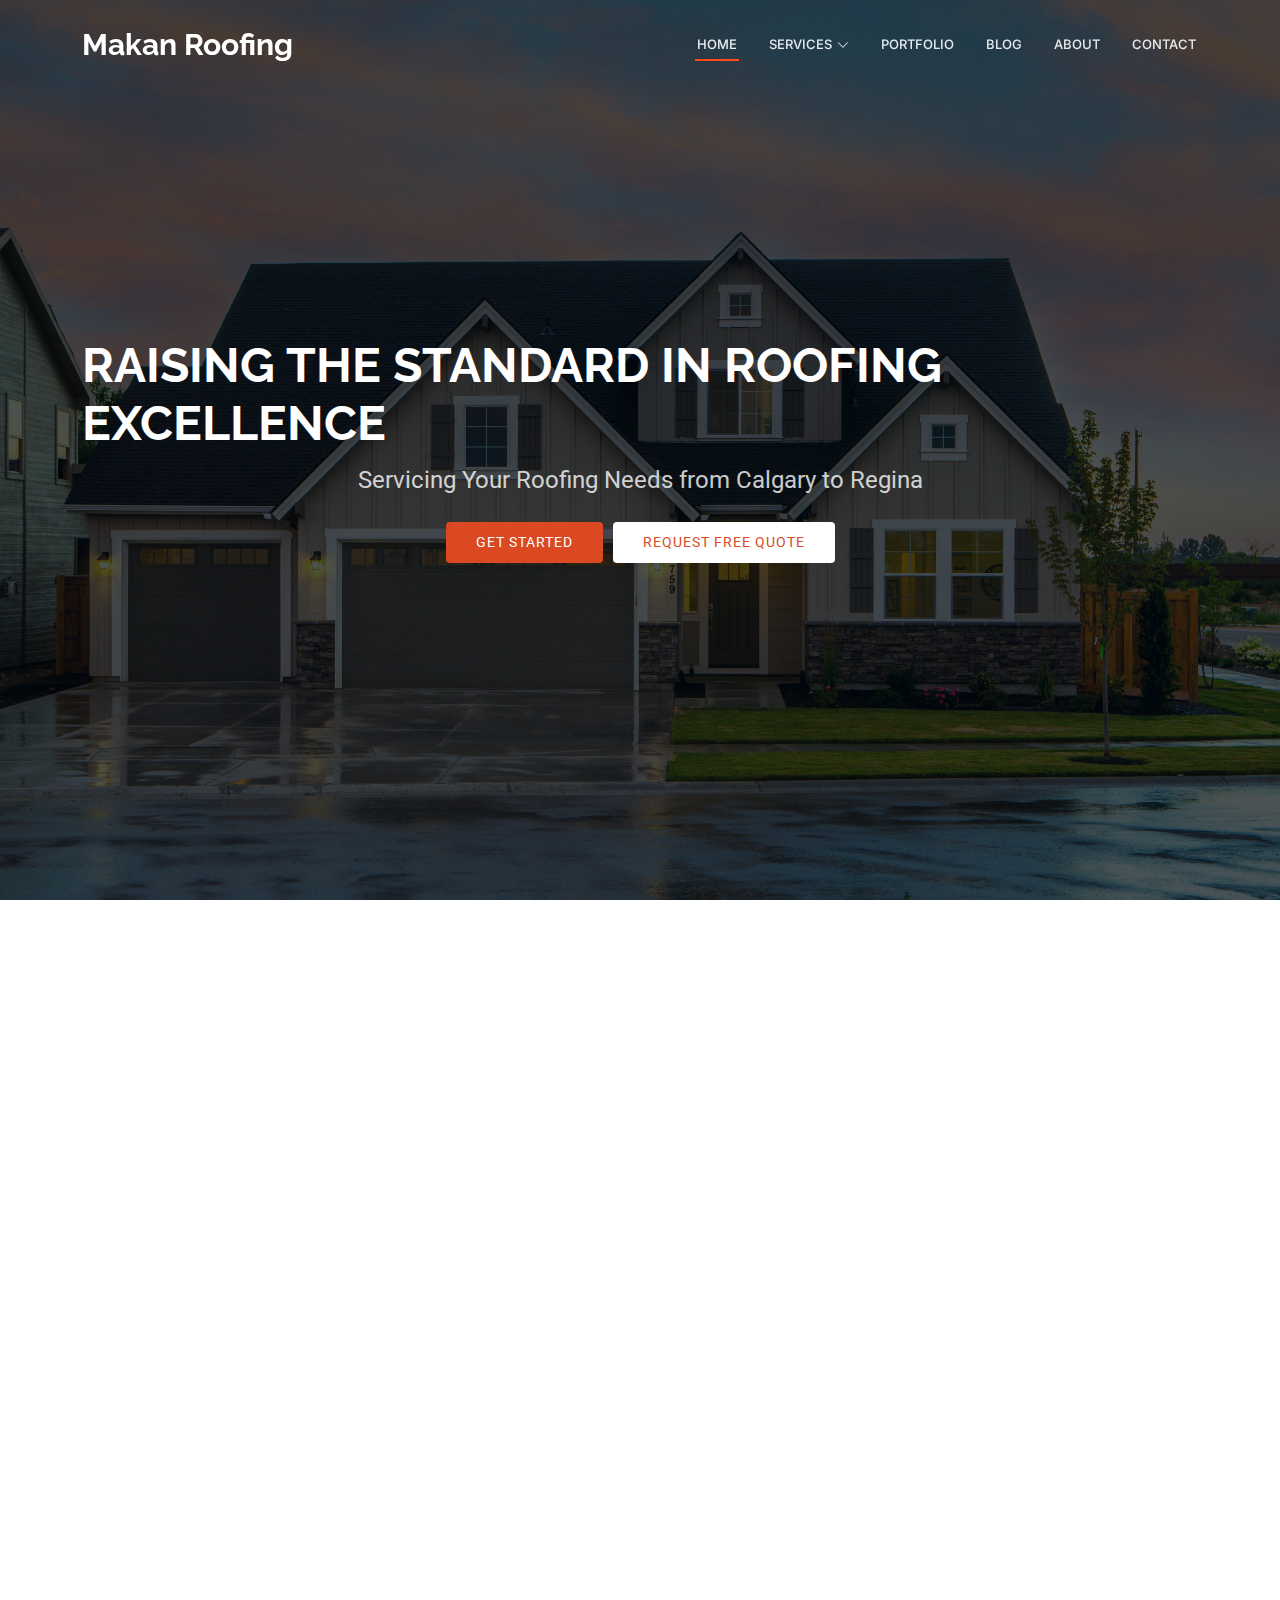
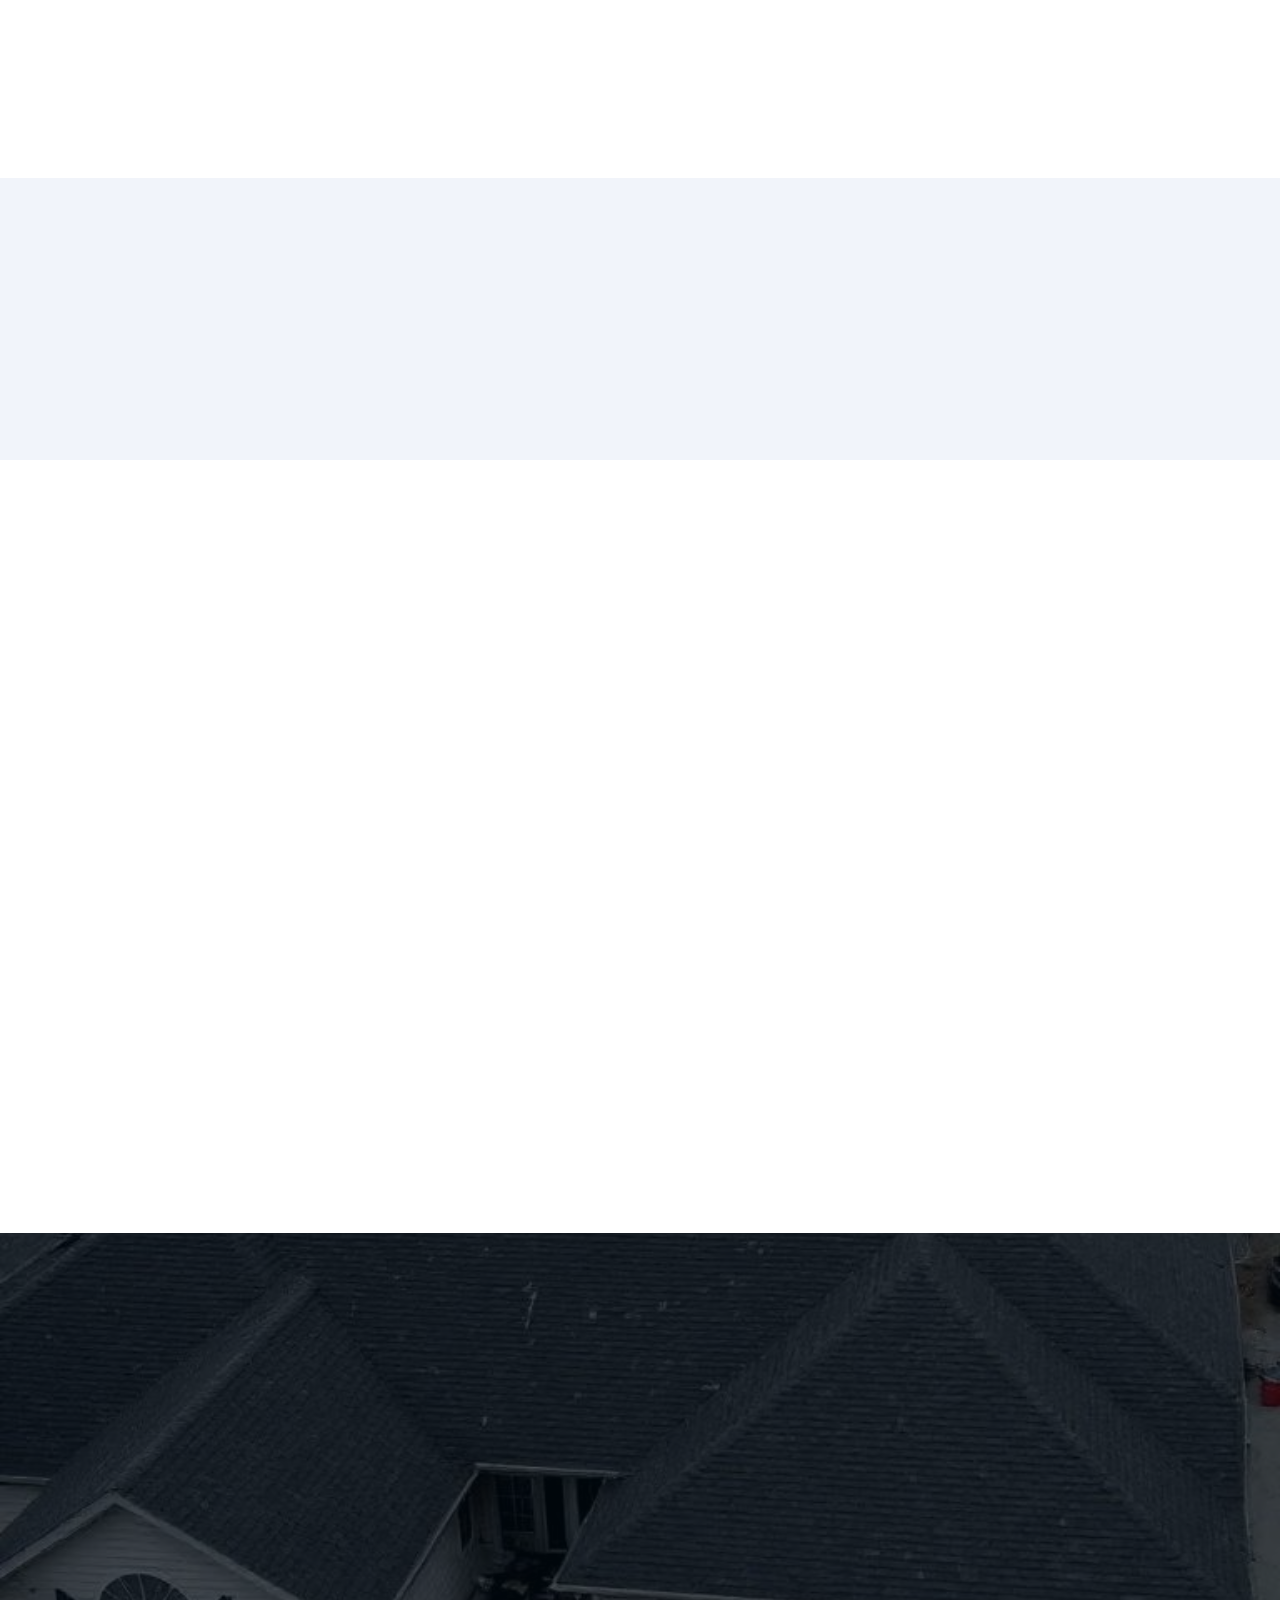
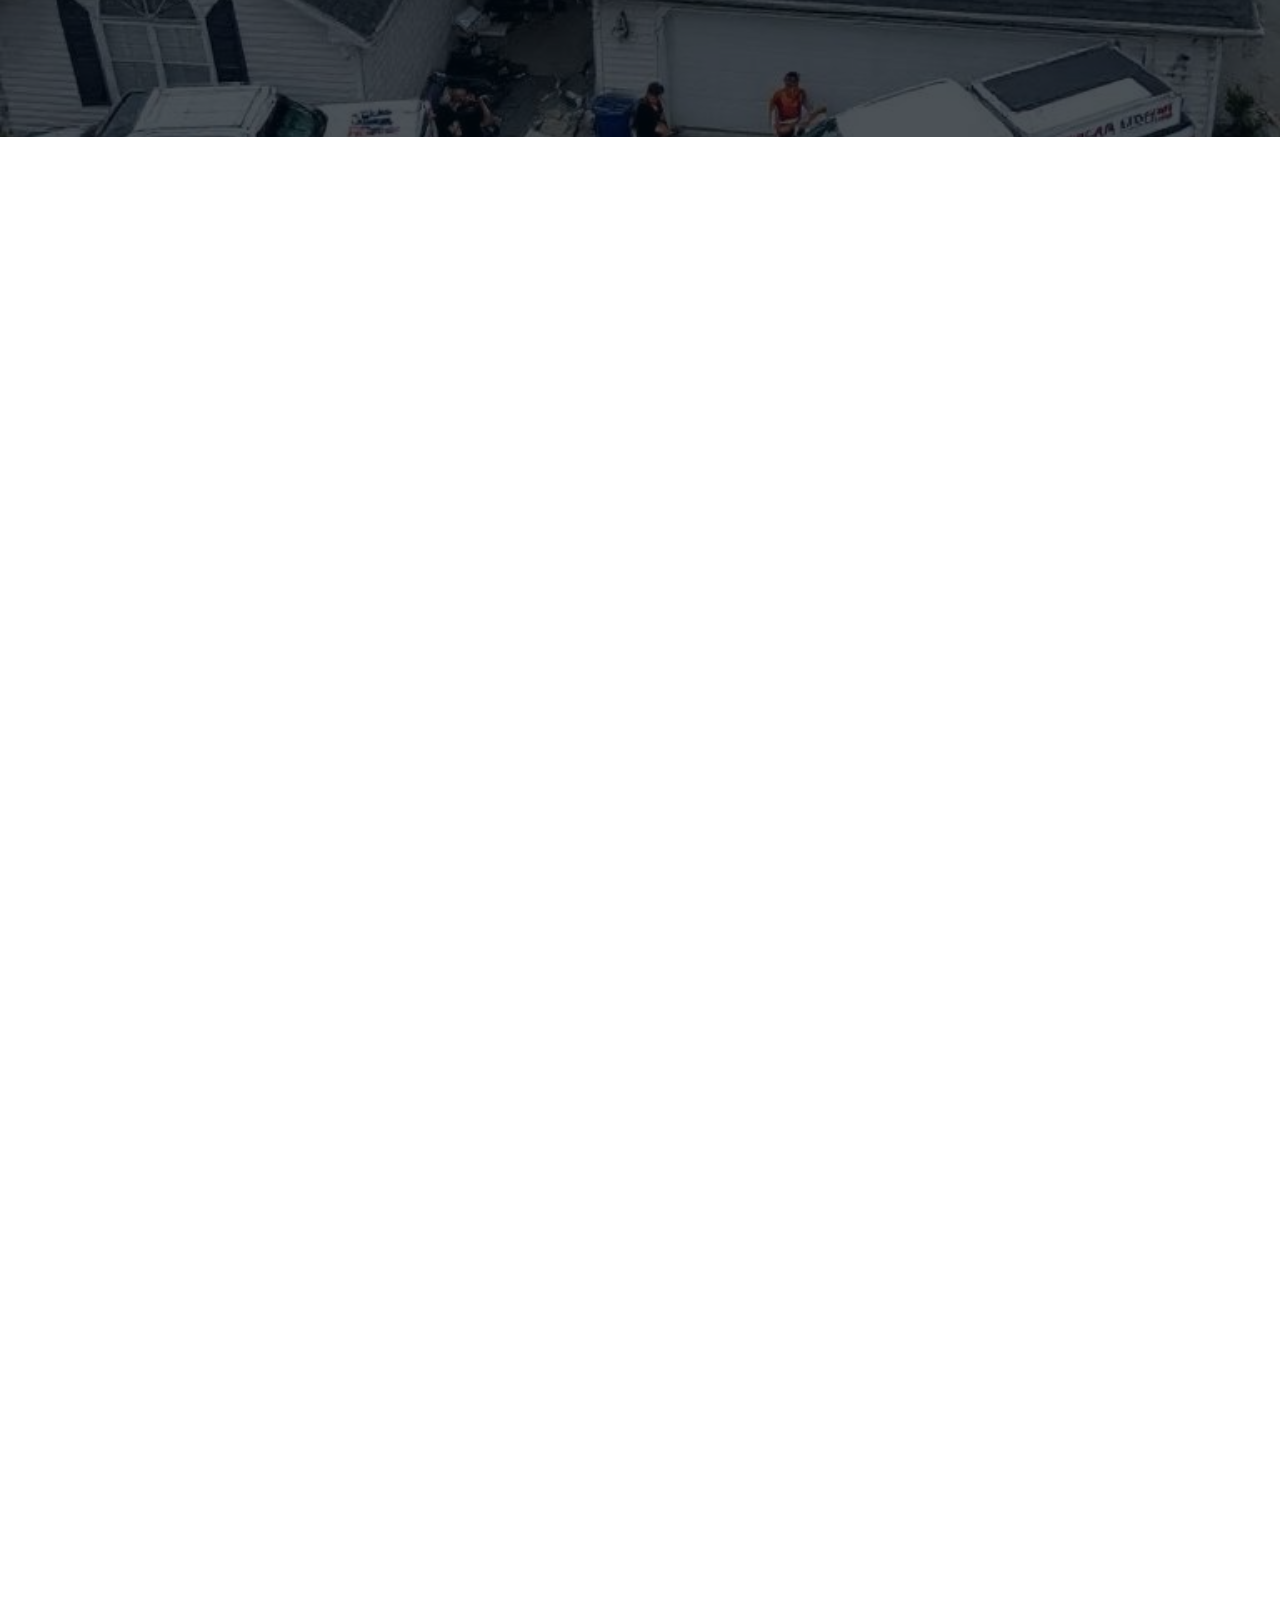
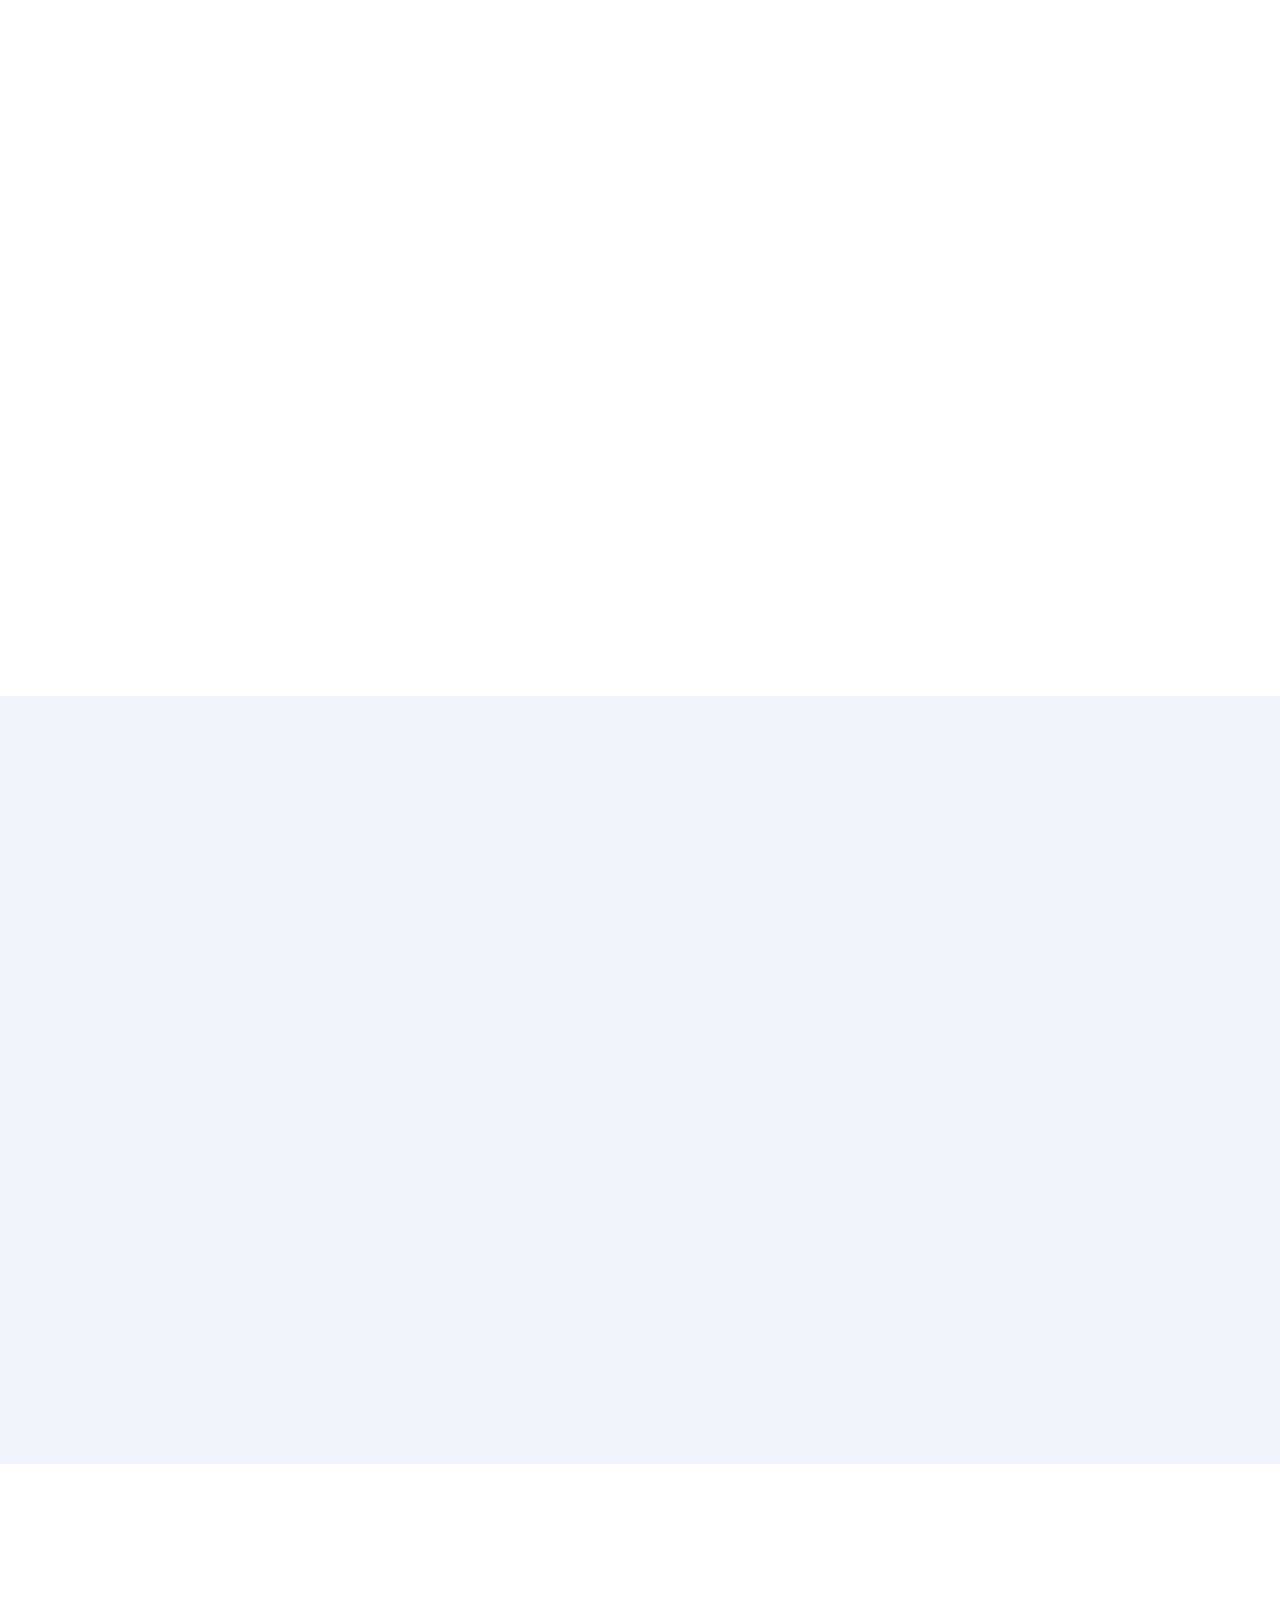
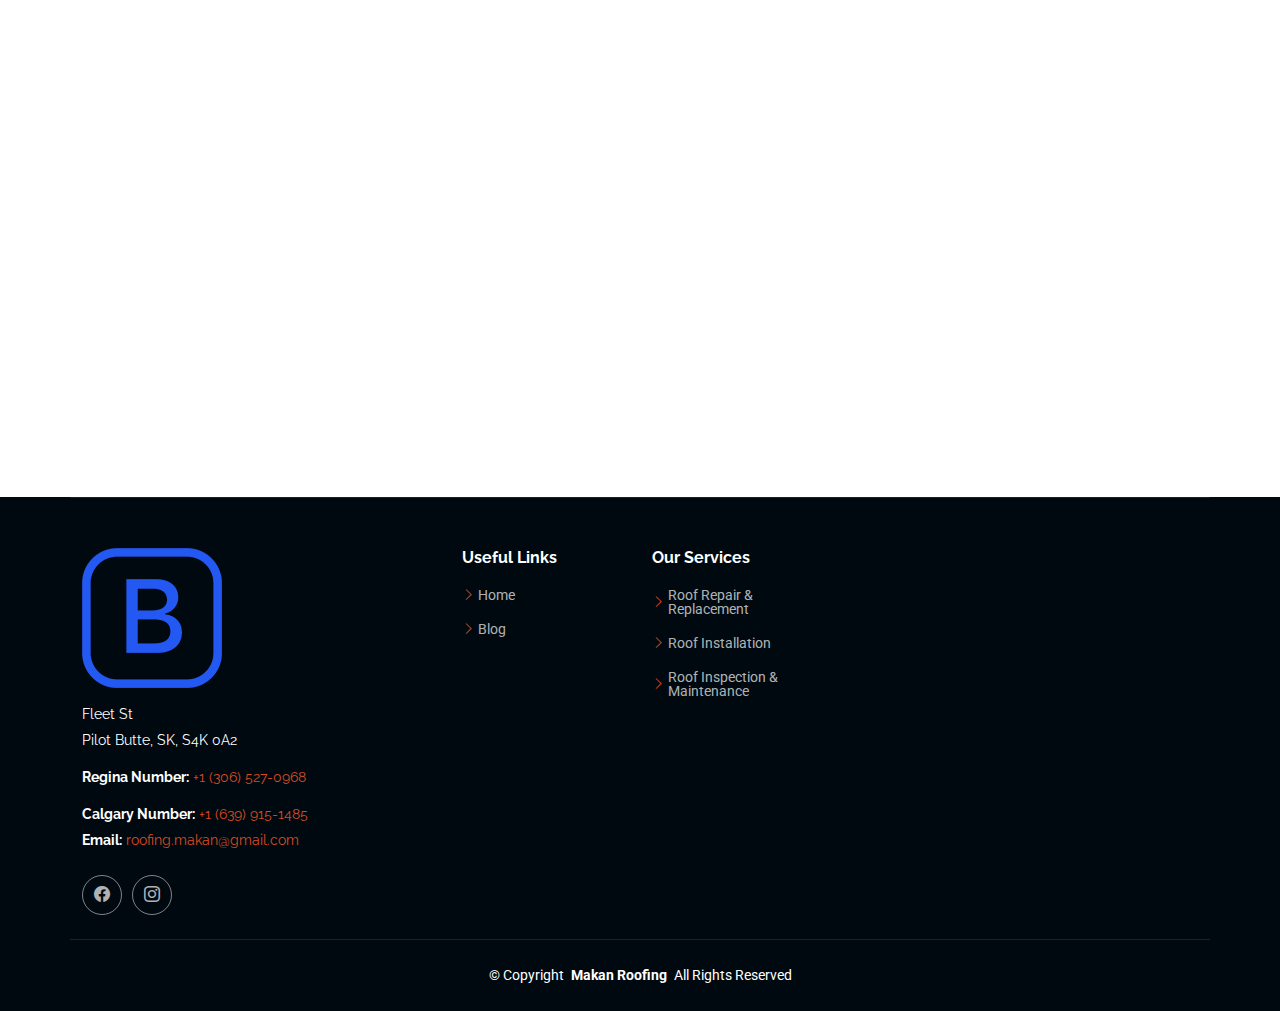
<file: index.html>
<!DOCTYPE html>
<html lang="en">

<head>
  <meta charset="utf-8">
  <meta content="width=device-width, initial-scale=1.0" name="viewport">
  <title>Makan Roofing</title>
  <meta name="title" content="Makan Roofing">

  <meta name="description" content="Raising the Standard in Roofing Excellence">
<meta name="keywords" content="makan roofing, roofing, roofing calgary, roofing regina, makan">
<meta name="robots" content="index, nofollow">
<meta name="language" content="English">

  <!-- Favicons -->
  <link href="assets/img/favicon2.png" rel="icon">
  <link href="assets/img/apple-touch-icon2.png" rel="apple-touch-icon">

  <!-- Fonts -->
  <link href="https://fonts.googleapis.com" rel="preconnect">
  <link href="https://fonts.gstatic.com" rel="preconnect" crossorigin>
  <link href="https://fonts.googleapis.com/css2?family=Roboto:ital,wght@0,100;0,300;0,400;0,500;0,700;0,900;1,100;1,300;1,400;1,500;1,700;1,900&family=Raleway:ital,wght@0,100;0,200;0,300;0,400;0,500;0,600;0,700;0,800;0,900;1,100;1,200;1,300;1,400;1,500;1,600;1,700;1,800;1,900&family=Inter:wght@100;200;300;400;500;600;700;800;900&display=swap" rel="stylesheet">

  <!-- Vendor CSS Files -->
  <link href="assets/vendor/bootstrap/css/bootstrap.min.css" rel="stylesheet">
  <link href="assets/vendor/bootstrap-icons/bootstrap-icons.css" rel="stylesheet">
  <link href="assets/vendor/aos/aos.css" rel="stylesheet">
  <link href="assets/vendor/glightbox/css/glightbox.min.css" rel="stylesheet">
  <link href="assets/vendor/swiper/swiper-bundle.min.css" rel="stylesheet">

  <!-- Main CSS File -->
  <link href="assets/css/main.css" rel="stylesheet">
 
</head>

<body class="index-page">

  <header id="header" class="header d-flex align-items-center fixed-top">
    <div class="container-fluid container-xl position-relative d-flex align-items-center">

      <a href="index.html" class="logo d-flex align-items-center me-auto">
        <!-- Uncomment the line below if you also wish to use an image logo -->
        <!-- <img src="assets/img/logo.png" alt=""> -->
        <h1 class="sitename">Makan Roofing</h1>
      </a>

      <nav id="navmenu" class="navmenu">
        <ul>
          <li><a href="#hero" class="active">Home</a></li>
          
          <li class="dropdown"><a href="#services"><span>Services</span> <i class="bi bi-chevron-down toggle-dropdown"></i></a>
            <ul>
              <li><a href="repair-details.html">Repair & Replacement</a></li>
              <li><a href="installation-details.html">Installation</a></li>
              <li><a href="inspection-details.html">Inspection & Maintenance</a></li>
            </ul>
          </li>
          <li><a href="#portfolio">Portfolio</a></li>
          <li><a href="https://blog.makanroofing.ca">Blog</a></li>
          <li><a href="#about">About</a></li>
          <li><a href="#contact">Contact</a></li>

        </ul>
        <i class="mobile-nav-toggle d-xl-none bi bi-list"></i>
      </nav>

      
      

    </div>
  </header>

  <main class="main">

    <!-- Hero Section -->
    <section id="hero" class="hero section dark-background">

      <img src="assets/img/hero-bg2.jpg" alt="" data-aos="fade-in">

      <div class="container d-flex flex-column align-items-center">
        <h2 data-aos="fade-up" data-aos-delay="100">Raising the Standard in Roofing Excellence</h2>
        <p data-aos="fade-up" data-aos-delay="200">Servicing Your Roofing Needs from Calgary to Regina</p>
        <div class="d-flex mt-4" data-aos="fade-up" data-aos-delay="300">
          <a href="#about" class="btn-get-started">Get Started</a>
          <a href="#contact" class="btn-request-quote">Request Free Quote</a>
        </div>
      </div>

    </section><!-- /Hero Section -->

    <!-- About Section -->
    <section id="about" class="about section">

      <div class="container">

        <div class="row gy-4">
          <div class="col-lg-6" data-aos="fade-up" data-aos-delay="100">
            <h3>About Makan Roofing</h3>
            <p class="fst-italic">
                Reliable Roofing Solutions in Calgary & Regina
              </p>
            <img src="assets/img/portfolio/resize/IMG_3833.jpg" class="img-fluid rounded-4 mb-4" alt="">
            <p>At Makan Roofing, we take pride in offering dependable, high-quality roofing services to homeowners and businesses throughout Calgary and Regina. Our experienced team is committed to excellence, safety, and customer satisfaction on every job—big or small.</p>
          </div>
          <div class="col-lg-6" data-aos="fade-up" data-aos-delay="250">
            <div class="content ps-0 ps-lg-5">
                <h3>Why Choose Us</h3>

              <ul>
                <li><i class="bi bi-check-circle-fill"></i> <span>Expert Roof Repairs for leaks, storm damage, and wear</span></li>
                <li><i class="bi bi-check-circle-fill"></i> <span>Full Roof Replacements with premium materials</span></li>
                <li><i class="bi bi-check-circle-fill"></i> <span> Preventive Maintenance to extend your roof's life</span></li>
                <li><i class="bi bi-check-circle-fill"></i> <span> Professional New Roof Installations</span></li>
                <li><i class="bi bi-check-circle-fill"></i> <span> Detailed Roof Inspections and assessments</span></li>
              </ul>
              <p>
                We understand how important a secure roof is to protect your property. That’s why we use trusted materials, modern techniques, and a customer-first approach to get the job done right—the first time.
Whether you're fixing a leak or starting a new build, Makan Roofing has you covered.
              </p>

              <div class="position-relative mt-4">
                <img src="assets/img/portfolio/resize/intro2.png" class="img-fluid rounded-4" alt="">
              </div>
            </div>
          </div>
        </div>

      </div> 

    </section> 

    <!-- Stats Section -->
    <section id="stats" class="stats section light-background">

      <div class="container" data-aos="fade-up" data-aos-delay="100">

        <div class="row gy-3">


          <div class="col-lg-3 col-md-6">
            <div class="stats-item d-flex align-items-center w-100 h-100">
              <i class="bi bi-journal-richtext color-orange flex-shrink-0"></i>
              <div>
                <span data-purecounter-start="0" data-purecounter-end="147" data-purecounter-duration="1" class="purecounter"></span>
                <p>Roofs Protected</p>
              </div>
            </div>
          </div><!-- End Stats Item -->

          <div class="col-lg-3 col-md-6">
            <div class="stats-item d-flex align-items-center w-100 h-100">
              <i class="bi bi-headset color-green flex-shrink-0"></i>
              <div>
                <span data-purecounter-start="0" data-purecounter-end="75" data-purecounter-duration="1" class="purecounter"></span>
                <p>Combined Years of Experience</p>
              </div>
            </div>
          </div><!-- End Stats Item -->

          <div class="col-lg-3 col-md-6">
            <div class="stats-item d-flex align-items-center w-100 h-100">
              <i class="bi bi-people color-pink flex-shrink-0"></i>
              <div>
                <span data-purecounter-start="0" data-purecounter-end="25" data-purecounter-duration="1" class="purecounter"></span>
                <p>Hard Workers</p>
              </div>
            </div>
          </div><!-- End Stats Item -->

        </div>

      </div>

    </section><!-- /Stats Section -->

    <!-- Services Section -->
    <section id="services" class="services section">

      <!-- Section Title -->
      <div class="container section-title" data-aos="fade-up">
        <h2>Services</h2>
        <p>CHECK OUR SERVICES<br></p>
      </div><!-- End Section Title -->

      <div class="container" data-aos="fade-up" data-aos-delay="100">

        <div class="row gy-5">

          <div class="col-xl-4 col-md-6" data-aos="zoom-in" data-aos-delay="200">
            <div class="service-item">
              <div class="img">
                <img src="assets/img/portfolio/resize/Untitled.png" class="img-fluid" alt="">
              </div>
              <div class="details position-relative">
                <div class="icon">
                  <i class="bi bi-hammer"></i>
                </div>
                <a href="repair-details.html" class="stretched-link">
                  <h3>Roof Repair & Replacement</h3>
                </a>
                <p>Fixing leaks, removal and replacement of damaged roof, damaged shingles, flashing issues, or storm-related damage.</p>
              </div>
            </div>
          </div><!-- End Service Item -->

          <div class="col-xl-4 col-md-6" data-aos="zoom-in" data-aos-delay="300">
            <div class="service-item">
              <div class="img">
                <img src="assets/img/portfolio/resize/Untitled(1).png" class="img-fluid" alt="">
              </div>
              <div class="details position-relative">
                <div class="icon">
                  <i class="bi bi-bricks"></i>
                </div>
                <a href="installation-details.html" class="stretched-link">
                  <h3>Roof Installation</h3>
                </a>
                <p>Installing roofs with materials such as: asphalt shingles, metal, tile, slate or other roofing systems.</p>
              </div>
            </div>
          </div><!-- End Service Item -->

          <div class="col-xl-4 col-md-6" data-aos="zoom-in" data-aos-delay="400">
            <div class="service-item">
              <div class="img">
                <img src="assets/img/portfolio/resize/Untitled(2).png" class="img-fluid" alt="">
              </div>
              <div class="details position-relative">
                <div class="icon">
                  <i class="bi bi-house-check"></i>
                </div>
                <a href="inspection-details.html" class="stretched-link">
                  <h3>Roof Inspection & Maintenance</h3>
                </a>
                <p>Evaluation and maintenance of roof for routine maintenance for insurance claims, storm damage assessments</p>
              </div>
            </div>
          </div><!-- End Service Item -->

        </div>

      </div>

    </section><!-- /Services Section -->

    <!-- Clients Section -->
   <!-- /Clients Section -->

    <!-- Features Section -->
    <!-- /Features Section -->

    <!-- Services 2 Section -->
    <!-- /Services 2 Section -->

    <!-- Testimonials Section -->
    <section id="testimonials" class="testimonials section dark-background">

      <img src="assets/img/portfolio/drone/IMG_3833.JPG" class="testimonials-bg" alt="">

      <div class="container" data-aos="fade-up" data-aos-delay="100">

        <div class="swiper init-swiper">
          <script type="application/json" class="swiper-config">
            {
              "loop": true,
              "speed": 600,
              "autoplay": {
                "delay": 5000
              },
              "slidesPerView": "auto",
              "pagination": {
                "el": ".swiper-pagination",
                "type": "bullets",
                "clickable": true
              }
            }
          </script>
          <div class="swiper-wrapper">

            <div class="swiper-slide">
              <div class="testimonial-item">
                <img src="assets/img/testimonials/testimonials-3.jpg" class="testimonial-img" alt="">
                <h3>Caddel Family. Regina, SK</h3>
                <!-- <h4>Ceo &amp; Founder</h4> -->
                <div class="stars">
                  <i class="bi bi-star-fill"></i><i class="bi bi-star-fill"></i><i class="bi bi-star-fill"></i><i class="bi bi-star-fill"></i><i class="bi bi-star-fill"></i>
                </div>
                <p>
                  <i class="bi bi-quote quote-icon-left"></i>
                  <span>Full shingle replacement done in one day—clean, professional, and no mess left behind. The
roof looks great and held up perfectly through the last windstorm.</span>
                  <i class="bi bi-quote quote-icon-right"></i>
                </p>
              </div>
            </div><!-- End testimonial item -->

            <div class="swiper-slide">
              <div class="testimonial-item">
                <img src="assets/img/testimonials/testimonials-3.jpg" class="testimonial-img" alt="">
                <h3>Arlene & Emil. Fort Quapelle, SK</h3>
                <!-- <h4>Potentially company name instead </h4> -->
                <div class="stars">
                  <i class="bi bi-star-fill"></i><i class="bi bi-star-fill"></i><i class="bi bi-star-fill"></i><i class="bi bi-star-fill"></i><i class="bi bi-star-fill"></i>
                </div>
                <p>
                  <i class="bi bi-quote quote-icon-left"></i>
                  <span>Had our eavestroughs and skylight replaced—fast, affordable, and zero hassle. They even fixed
a small issue we didn’t notice. Super impressed!</span>
                  <i class="bi bi-quote quote-icon-right"></i>
                </p>
              </div>
            </div><!-- End testimonial item -->

            <div class="swiper-slide">
              <div class="testimonial-item">
                <img src="assets/img/testimonials/testimonials-3.jpg" class="testimonial-img" alt="">
                <h3>Heather Coleridge. Calgary, AB</h3>
                <!-- <h4>Store Owner</h4> -->
                <div class="stars">
                  <i class="bi bi-star-fill"></i><i class="bi bi-star-fill"></i><i class="bi bi-star-fill"></i><i class="bi bi-star-fill"></i><i class="bi bi-star-fill"></i>
                </div>
                <p>
                  <i class="bi bi-quote quote-icon-left"></i>
                  <span>The service from Ishan our estimator was top-notch from the first phone call to their installer's
final cleanup. He inspected our roof after a hailstorm and gave an honest opinion—no upselling,
no pressure. The repairs were done quickly and the price was more than fair. It's rare to see
young business owners who are this professional, dedicated and easy to work with. 10/10
service!</span>
                  <i class="bi bi-quote quote-icon-right"></i>
                </p>
              </div>
            </div><!-- End testimonial item -->

          </div>
          <div class="swiper-pagination"></div>
        </div>

      </div>

    </section><!-- /Testimonials Section -->

    <!-- Portfolio Section -->
    <section id="portfolio" class="portfolio section">

      <!-- Section Title -->
      <div class="container section-title" data-aos="fade-up">
        <h2>Portfolio</h2>
        <p>OUR PORTFOLIO GALLERY</p>
      </div><!-- End Section Title -->

      <div class="container">

        <div class="isotope-layout" data-default-filter="*" data-layout="masonry" data-sort="original-order">

          <ul class="portfolio-filters isotope-filters" data-aos="fade-up" data-aos-delay="100">
            <li data-filter="*" class="filter-active">All</li>
            <li data-filter=".filter-app">Repair</li>
            <li data-filter=".filter-product">Installation</li>
            <li data-filter=".filter-branding">Inspection</li>
            <li data-filter=".filter-books">Maintenance</li>
          </ul><!-- End Portfolio Filters -->

          <div class="row gy-4 isotope-container" data-aos="fade-up" data-aos-delay="200">

            <div class="col-lg-4 col-md-6 portfolio-item isotope-item filter-app">
              <div class="portfolio-content h-100">
                <img src="assets/img/portfolio/drone/IMG_3831.JPG" class="img-fluid" alt="">
                <div class="portfolio-info">
                  <h4>Drone Shot 1</h4>
                  <a href="assets/img/portfolio/drone/IMG_3831.JPG" title="Drone Shot 1" data-gallery="portfolio-gallery-app" class="glightbox preview-link"><i class="bi bi-zoom-in"></i></a>
                </div>
              </div>
            </div><!-- End Portfolio Item -->

            <div class="col-lg-4 col-md-6 portfolio-item isotope-item filter-product">
              <div class="portfolio-content h-100">
                <img src="assets/img/portfolio/drone/IMG_3832.JPG" class="img-fluid" alt="">
                <div class="portfolio-info">
                  <h4>Drone Shot 2 </h4>
                  <!-- If needed put a <p> here for text when highlighted!-->
                  <a href="assets/img/portfolio/drone/IMG_3832.JPG" title="Drone Shot 2" data-gallery="portfolio-gallery-product" class="glightbox preview-link"><i class="bi bi-zoom-in"></i></a>
                </div>
              </div>
            </div><!-- End Portfolio Item -->

            <div class="col-lg-4 col-md-6 portfolio-item isotope-item filter-branding">
              <div class="portfolio-content h-100">
                <img src="assets/img/portfolio/drone/IMG_3833.JPG" class="img-fluid" alt="">
                <div class="portfolio-info">
                  <h4>Drone Shot 3</h4>
                  <a href="assets/img/portfolio/drone/IMG_3833.JPG" title="Drone Shot 3" data-gallery="portfolio-gallery-branding" class="glightbox preview-link"><i class="bi bi-zoom-in"></i></a>
                </div>
              </div>
            </div><!-- End Portfolio Item -->

            <div class="col-lg-4 col-md-6 portfolio-item isotope-item filter-books">
              <div class="portfolio-content h-100">
                <img src="assets/img/portfolio/main/IMG_3812.JPG" class="img-fluid" alt="">
                <div class="portfolio-info">
                  <h4>Misc 1</h4>
                  <a href="assets/img/portfolio/main/IMG_3812.JPG" title="Misc 1" data-gallery="portfolio-gallery-book" class="glightbox preview-link"><i class="bi bi-zoom-in"></i></a>
                </div>
              </div>
            </div><!-- End Portfolio Item -->

            <div class="col-lg-4 col-md-6 portfolio-item isotope-item filter-app">
              <div class="portfolio-content h-100">
                <img src="assets/img/portfolio/main/IMG_3813.JPG" class="img-fluid" alt="">
                <div class="portfolio-info">
                  <h4>Misc 2</h4>
                  <a href="assets/img/portfolio/main/IMG_3813.JPG" title="Misc 2" data-gallery="portfolio-gallery-app" class="glightbox preview-link"><i class="bi bi-zoom-in"></i></a>
                </div>
              </div>
            </div><!-- End Portfolio Item -->

            <div class="col-lg-4 col-md-6 portfolio-item isotope-item filter-product">
              <div class="portfolio-content h-100">
                <img src="assets/img/portfolio/main/IMG_3814.JPG" class="img-fluid" alt="">
                <div class="portfolio-info">
                  <h4>Misc 3</h4>
                  <a href="assets/img/portfolio/main/IMG_3814.JPG" title="Misc 3" data-gallery="portfolio-gallery-product" class="glightbox preview-link"><i class="bi bi-zoom-in"></i></a>
                </div>
              </div>
            </div><!-- End Portfolio Item -->

            <div class="col-lg-4 col-md-6 portfolio-item isotope-item filter-branding">
              <div class="portfolio-content h-100">
                <img src="assets/img/portfolio/main/IMG_3815.JPG" class="img-fluid" alt="">
                <div class="portfolio-info">
                  <h4>Misc 4</h4>
                  <a href="assets/img/portfolio/main/IMG_3815.JPG" title="Misc 4" data-gallery="portfolio-gallery-branding" class="glightbox preview-link"><i class="bi bi-zoom-in"></i></a>
                </div>
              </div>
            </div><!-- End Portfolio Item -->

            <div class="col-lg-4 col-md-6 portfolio-item isotope-item filter-books">
              <div class="portfolio-content h-100">
                <img src="assets/img/portfolio/main/IMG_3816.JPG" class="img-fluid" alt="">
                <div class="portfolio-info">
                  <h4>Misc 5</h4>
                  <a href="assets/img/portfolio/main/IMG_3816.JPG" title="Misc 5" data-gallery="portfolio-gallery-book" class="glightbox preview-link"><i class="bi bi-zoom-in"></i></a>
                </div>
              </div>
            </div><!-- End Portfolio Item -->

            <div class="col-lg-4 col-md-6 portfolio-item isotope-item filter-app">
              <div class="portfolio-content h-100">
                <img src="assets/img/portfolio/main/IMG_3817.JPG" class="img-fluid" alt="">
                <div class="portfolio-info">
                  <h4>Misc 6</h4>
                  <a href="assets/img/portfolio/main/IMG_3817.JPG" title="Misc 6" data-gallery="portfolio-gallery-app" class="glightbox preview-link"><i class="bi bi-zoom-in"></i></a>
                </div>
              </div>
            </div><!-- End Portfolio Item -->

            

            



          </div><!-- End Portfolio Container -->

        </div>

      </div>

    </section><!-- /Portfolio Section -->

    <!-- Team Section -->
    <section id="team" class="team section light-background">

      <!-- Section Title -->
      <div class="container section-title" data-aos="fade-up">
        <h2>Team</h2>
        <p>CHECK OUR TEAM</p>
      </div><!-- End Section Title -->

      <div class="container">

        <div class="row gy-5 "> <!-- TODO: Possibly add centering here-->

          <div class="col-lg-4 col-md-6" data-aos="fade-up" data-aos-delay="100">
            <div class="member">
              <div class="pic"><img src="assets/img/team/IMG_3846.JPG" class="img-fluid" alt=""></div>
              <div class="member-info">
                <h4>Maksym Kononenko</h4>
                <span>Partner</span>
                <p>With this company, I have one goal in mind: to provide honest, high-quality roofing services that people can count on.
                </p>

                <!-- <div class="social">
                  <a href=""><i class="bi bi-twitter-x"></i></a>
                  <a href=""><i class="bi bi-facebook"></i></a>
                  <a href=""><i class="bi bi-instagram"></i></a>
                  <a href=""><i class="bi bi-linkedin"></i></a> --> <!--Uncomment if social wanted-->
                <!-- </div> -->
              </div>
            </div>
          </div><!-- End Team Member -->

          <div class="col-lg-4 col-md-6" data-aos="fade-up" data-aos-delay="200">
            <div class="member">
              <div class="pic"><img src="assets/img/team/maksym.jpg" class="img-fluid" alt=""></div>
              <div class="member-info">
                <h4>Ishan Sharma</h4>
                <span>Partner</span>
                <p>I started roofing in Regina, where I learned the value of honest work and quality results. In Calgary, I bring that same commitment to excellence with reliable, skilled, and transparent service.</p>
                <!-- <div class="social">
                  <a href=""><i class="bi bi-twitter-x"></i></a>
                  <a href=""><i class="bi bi-facebook"></i></a>
                  <a href=""><i class="bi bi-instagram"></i></a>
                  <a href=""><i class="bi bi-linkedin"></i></a>
                </div> -->
              </div>
            </div>
          </div><!-- End Team Member -->

          

        </div>

      </div>

    </section><!-- /Team Section -->

    <!-- Contact Section -->
    <section id="contact" class="contact section">

      <!-- Section Title -->
      <div class="container section-title" data-aos="fade-up">
        <h2>Contact</h2>
        <p>Reuqest Free Quote and Consultation</p>
      </div><!-- End Section Title -->

      <div class="container" data-aos="fade-up" data-aos-delay="100">

        <div class="row gy-4">
          <div class="col-lg-6 ">
            <div class="row gy-4">

              <div class="col-lg-12">
                <div class="info-item d-flex flex-column justify-content-center align-items-center" data-aos="fade-up" data-aos-delay="200">
                  <i class="bi bi-geo-alt"></i>
                  <h3>Address</h3>
                  <p>Fleet St, Pilot Butte, SK, S4K 0A2</p>
                </div>
              </div><!-- End Info Item -->

              <div class="col-md-6">
                <div class="info-item d-flex flex-column justify-content-center align-items-center" data-aos="fade-up" data-aos-delay="300">
                  <i class="bi bi-telephone"></i>
                  <h3>Call Us</h3>
                  <p>Regina: <a href="tel:3065270968">+1 (306) 527-0968</a></p>
                  <p>Calgary: <a href="tel:6399151485">+1 (639) 915-1485</a></p>
                </div>
              </div><!-- End Info Item -->

              <div class="col-md-6">
                <div class="info-item d-flex flex-column justify-content-center align-items-center" data-aos="fade-up" data-aos-delay="400">
                  <i class="bi bi-envelope"></i>
                  <h3>Email Us</h3>
                  <p><a href="mailto:roofing.makan@gmail.com">roofing.makan@gmail.com</a></p>
                </div>
              </div><!-- End Info Item -->

            </div>
          </div>

          <div class="col-lg-6">
            <script src="https://static.elfsight.com/platform/platform.js" async></script>
<div class="elfsight-app-80dbae1e-f575-4179-9072-abf40c0d4c5e" data-elfsight-app-lazy></div>
          </div><!-- End Contact Form -->

        </div>

      </div>

    </section><!-- /Contact Section -->

  </main>

  <footer id="footer" class="footer dark-background">

    <div class="container footer-top">
      <div class="row gy-4">
        <div class="col-lg-4 col-md-6 footer-about">
           <div class="pic"><img src="assets/img/logo.png" class="img-fluid" alt=""></div>

          <div class="footer-contact pt-3">
            <p>Fleet St</p>
            <p>Pilot Butte, SK, S4K 0A2</p>
            <p class="mt-3"><strong>Regina Number:</strong> <span><a href="tel:3065270968">+1 (306) 527-0968</a></span></p>
            <p class="mt-3"><strong>Calgary Number:</strong> <span><a href="tel:6399151485">+1 (639) 915-1485</a></span></p>
            <p><strong>Email:</strong> <a href="mailto:roofing.makan@gmail.com"><span>roofing.makan@gmail.com</a></span></p>
          </div>
          <div class="social-links d-flex mt-4">
            <a href="https://www.facebook.com/profile.php?id=61575927586415#"><i class="bi bi-facebook"></i></a>
            <a href="https://www.instagram.com/makan_roofing/"><i class="bi bi-instagram"></i></a>
          </div>
        </div>

        <div class="col-lg-2 col-md-3 footer-links">
          <h4>Useful Links</h4>
          <ul>
            <li><i class="bi bi-chevron-right"></i> <a href="#">Home</a></li>
            <li><i class="bi bi-chevron-right"></i> <a href="https://blog.makanroofing.ca">Blog</a></li>
            <!-- <li><i class="bi bi-chevron-right"></i> <a href="#">Terms of service</a></li>
            <li><i class="bi bi-chevron-right"></i> <a href="#">Privacy policy</a></li> -->
          </ul>
        </div>

        <div class="col-lg-2 col-md-3 footer-links">
          <h4>Our Services</h4>
          <ul>
            <li><i class="bi bi-chevron-right"></i> <a href="repair-details.html">Roof Repair & Replacement</a></li>
            <li><i class="bi bi-chevron-right"></i> <a href="installation-details.html">Roof Installation</a></li>
            <li><i class="bi bi-chevron-right"></i> <a href="inspection-details.html">Roof Inspection & Maintenance</a></li>
          </ul>
        </div>

        

      </div>
    </div>

    <div class="container copyright text-center mt-4">
      <p>© <span>Copyright</span> <strong class="px-1 sitename">Makan Roofing</strong> <span>All Rights Reserved</span></p>
    </div>

  </footer>

  <!-- Scroll Top -->
  <a href="#" id="scroll-top" class="scroll-top d-flex align-items-center justify-content-center"><i class="bi bi-arrow-up-short"></i></a>

  <!-- Preloader -->
  <div id="preloader"></div>

  <!-- Vendor JS Files -->
  <script src="assets/vendor/bootstrap/js/bootstrap.bundle.min.js"></script>
  <script src="assets/vendor/php-email-form/validate.js"></script>
  <script src="assets/vendor/aos/aos.js"></script>
  <script src="assets/vendor/glightbox/js/glightbox.min.js"></script>
  <script src="assets/vendor/purecounter/purecounter_vanilla.js"></script>
  <script src="assets/vendor/swiper/swiper-bundle.min.js"></script>
  <script src="assets/vendor/imagesloaded/imagesloaded.pkgd.min.js"></script>
  <script src="assets/vendor/isotope-layout/isotope.pkgd.min.js"></script>

  <!-- Main JS File -->
  <script src="assets/js/main.js"></script>

</body>

</html>
</file>
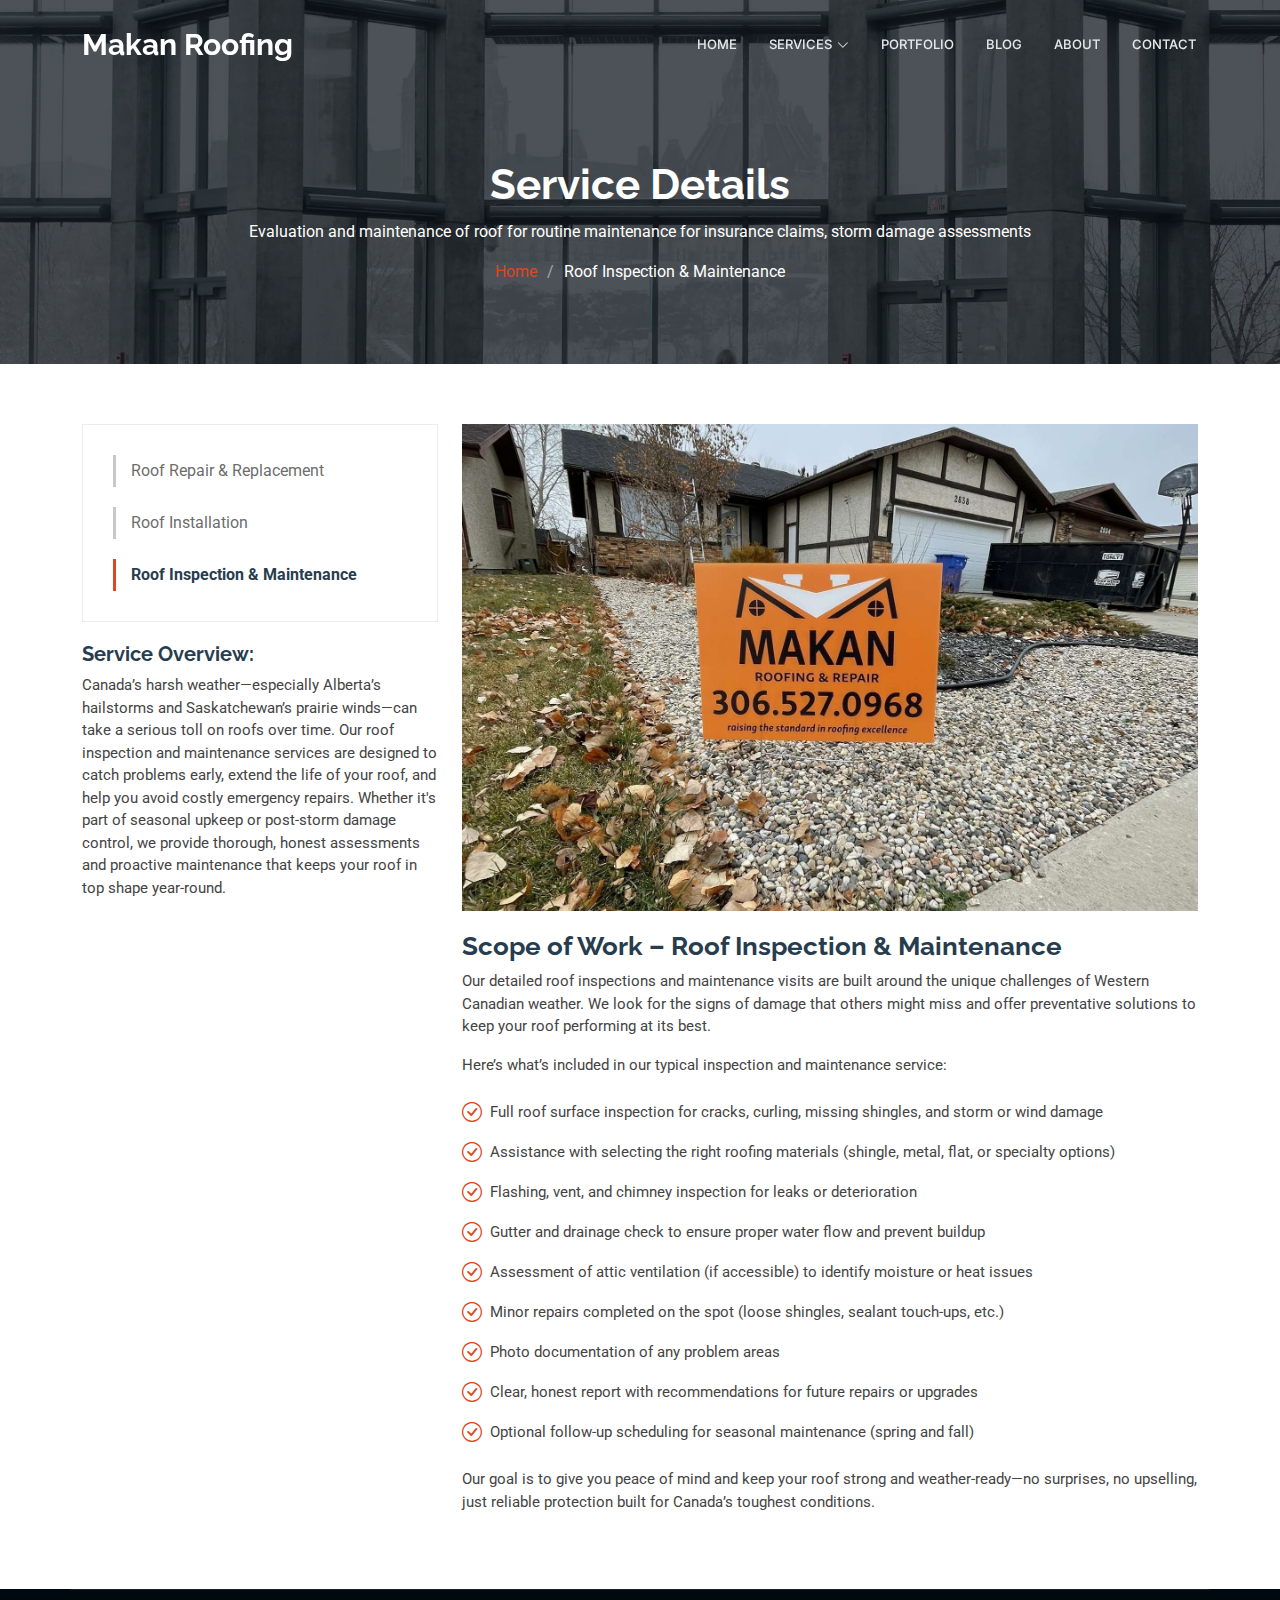
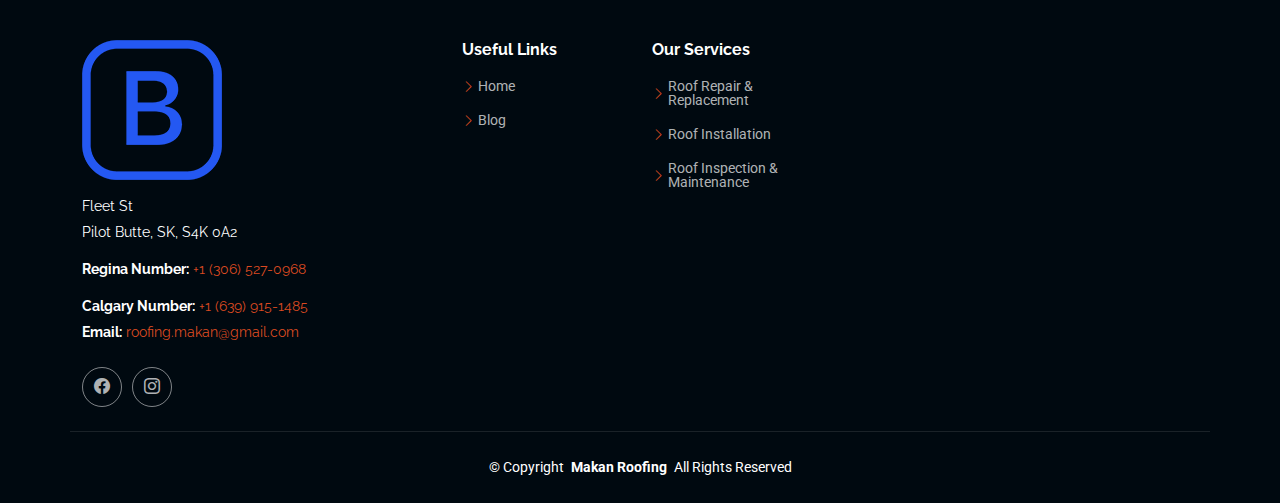
<file: inspection-details.html>
<!DOCTYPE html>
<html lang="en">

<head>
  <meta charset="utf-8">
  <meta content="width=device-width, initial-scale=1.0" name="viewport">
  <title>Inspection & Maintenance</title>
  <meta name="description" content="">
  <meta name="keywords" content="">

  <!-- Favicons -->
  <link href="assets/img/favicon2.png" rel="icon">
  <link href="assets/img/apple-touch-icon2.png" rel="apple-touch-icon">

  <!-- Fonts -->
  <link href="https://fonts.googleapis.com" rel="preconnect">
  <link href="https://fonts.gstatic.com" rel="preconnect" crossorigin>
  <link href="https://fonts.googleapis.com/css2?family=Roboto:ital,wght@0,100;0,300;0,400;0,500;0,700;0,900;1,100;1,300;1,400;1,500;1,700;1,900&family=Raleway:ital,wght@0,100;0,200;0,300;0,400;0,500;0,600;0,700;0,800;0,900;1,100;1,200;1,300;1,400;1,500;1,600;1,700;1,800;1,900&family=Inter:wght@100;200;300;400;500;600;700;800;900&display=swap" rel="stylesheet">

  <!-- Vendor CSS Files -->
  <link href="assets/vendor/bootstrap/css/bootstrap.min.css" rel="stylesheet">
  <link href="assets/vendor/bootstrap-icons/bootstrap-icons.css" rel="stylesheet">
  <link href="assets/vendor/aos/aos.css" rel="stylesheet">
  <link href="assets/vendor/glightbox/css/glightbox.min.css" rel="stylesheet">
  <link href="assets/vendor/swiper/swiper-bundle.min.css" rel="stylesheet">

  <!-- Main CSS File -->
  <link href="assets/css/main.css" rel="stylesheet">

</head>

<body class="service-details-page">

  <header id="header" class="header d-flex align-items-center fixed-top">
    <div class="container-fluid container-xl position-relative d-flex align-items-center">

      <a href="index.html" class="logo d-flex align-items-center me-auto">
        <!-- Uncomment the line below if you also wish to use an image logo -->
        <!-- <img src="assets/img/logo.png" alt=""> -->
        <h1 class="sitename">Makan Roofing</h1>
      </a>

      <nav id="navmenu" class="navmenu">
        <ul>
          <li><a href="#hero" >Home</a></li>
          
          <li class="dropdown"><a href="#services"><span>Services</span> <i class="bi bi-chevron-down toggle-dropdown"></i></a>
            <ul>
              <li><a href="repair-details.html">Repair & Replacement</a></li>
              <li><a href="installation-details.html">Installation</a></li>
              <li><a href="inspection-details.html" class="active">Inspection & Maintenance</a></li>
            </ul>
          </li>
          <li><a href="index.html#portfolio">Portfolio</a></li>
          <li><a href="https://blog.makanroofing.ca">Blog</a></li>
          <li><a href="index.html#about">About</a></li>
          <li><a href="index.html#contact">Contact</a></li>

        </ul>
        <i class="mobile-nav-toggle d-xl-none bi bi-list"></i>
      </nav>

      
      

    </div>
  </header>

  <main class="main">

    <!-- Page Title -->
    <div class="page-title dark-background" data-aos="fade" style="background-image: url(assets/img/page-title-bg.webp);">
      <div class="container position-relative">
        <h1>Service Details</h1>
        <p>Evaluation and maintenance of roof for routine maintenance for insurance claims, storm damage assessments</p>
        <nav class="breadcrumbs">
          <ol>
            <li><a href="index.html">Home</a></li>
            <li class="current">Roof Inspection & Maintenance</li>
          </ol>
        </nav>
      </div>
    </div><!-- End Page Title -->

    <!-- Service Details Section -->
    <section id="service-details" class="service-details section">

      <div class="container">

        <div class="row gy-4">

          <div class="col-lg-4" data-aos="fade-up" data-aos-delay="100">
            <div class="services-list">
              <a href="repair-details.html">Roof Repair & Replacement</a>
              <a href="installation-details.html" >Roof Installation</a>
              <a href="#" class="active">Roof Inspection & Maintenance</a>
            </div>

            <h4>Service Overview:</h4>
            <p>
              Canada’s harsh weather—especially Alberta’s hailstorms and Saskatchewan’s prairie
winds—can take a serious toll on roofs over time. Our roof inspection and maintenance services
are designed to catch problems early, extend the life of your roof, and help you avoid costly
emergency repairs. Whether it's part of seasonal upkeep or post-storm damage control, we
provide thorough, honest assessments and proactive maintenance that keeps your roof in top
shape year-round.
            </p>
          </div>

          <div class="col-lg-8" data-aos="fade-up" data-aos-delay="200">
            <img src="assets/img/portfolio/resize/IMG_3816.jpg" alt="" class="img-fluid services-img">
            <h3>Scope of Work – Roof Inspection & Maintenance</h3>
            <p>
             Our detailed roof inspections and maintenance visits are built around the unique challenges of
Western Canadian weather. We look for the signs of damage that others might miss and offer
preventative solutions to keep your roof performing at its best.
            </p>
            <p>
              Here’s what’s included in our typical inspection and maintenance service:
            </p>
            <ul>
              <li><i class="bi bi-check-circle"></i> <span>Full roof surface inspection for cracks, curling, missing shingles, and storm or wind
damage</span></li>
              <li><i class="bi bi-check-circle"></i> <span>Assistance with selecting the right roofing materials (shingle, metal, flat, or specialty
options)</span></li>
              <li><i class="bi bi-check-circle"></i> <span>Flashing, vent, and chimney inspection for leaks or deterioration</span></li>
              <li><i class="bi bi-check-circle"></i> <span>Gutter and drainage check to ensure proper water flow and prevent buildup</span></li>
              <li><i class="bi bi-check-circle"></i> <span>Assessment of attic ventilation (if accessible) to identify moisture or heat issues</span></li>
              <li><i class="bi bi-check-circle"></i> <span>Minor repairs completed on the spot (loose shingles, sealant touch-ups, etc.)</span></li>
             <li><i class="bi bi-check-circle"></i> <span>Photo documentation of any problem areas</span></li>
            <li><i class="bi bi-check-circle"></i> <span>Clear, honest report with recommendations for future repairs or upgrades</span></li>
             <li><i class="bi bi-check-circle"></i> <span>Optional follow-up scheduling for seasonal maintenance (spring and fall)</span></li>

            </ul>
            <p>
              Our goal is to give you peace of mind and keep your roof strong and weather-ready—no
surprises, no upselling, just reliable protection built for Canada’s toughest conditions.
            </p>
          </div>

        </div>

      </div>

    </section><!-- /Service Details Section -->

  </main>

  <footer id="footer" class="footer dark-background">

    <div class="container footer-top">
      <div class="row gy-4">
        <div class="col-lg-4 col-md-6 footer-about">
          <div class="pic"><img src="assets/img/logo.png" class="img-fluid" alt=""></div>

          <div class="footer-contact pt-3">
            <p>Fleet St</p>
            <p>Pilot Butte, SK, S4K 0A2</p>
            <p class="mt-3"><strong>Regina Number:</strong> <span><a href="tel:3065270968">+1 (306) 527-0968</a></span></p>
            <p class="mt-3"><strong>Calgary Number:</strong> <span><a href="tel:6399151485">+1 (639) 915-1485</a></span></p>
            <p><strong>Email:</strong> <a href="mailto:roofing.makan@gmail.com"><span>roofing.makan@gmail.com</a></span></p>
          </div>
          <div class="social-links d-flex mt-4">
            <a href="https://www.facebook.com/profile.php?id=61575927586415#"><i class="bi bi-facebook"></i></a>
            <a href="https://www.instagram.com/makan_roofing/"><i class="bi bi-instagram"></i></a>
          </div>
        </div>

        <div class="col-lg-2 col-md-3 footer-links">
          <h4>Useful Links</h4>
          <ul>
            <li><i class="bi bi-chevron-right"></i> <a href="#">Home</a></li>
            <li><i class="bi bi-chevron-right"></i> <a href="https://blog.makanroofing.ca">Blog</a></li>

            <!-- <li><i class="bi bi-chevron-right"></i> <a href="#">Terms of service</a></li>
            <li><i class="bi bi-chevron-right"></i> <a href="#">Privacy policy</a></li> -->
          </ul>
        </div>

        <div class="col-lg-2 col-md-3 footer-links">
          <h4>Our Services</h4>
          <ul>
            <li><i class="bi bi-chevron-right"></i> <a href="repair-details.html">Roof Repair & Replacement</a></li>
            <li><i class="bi bi-chevron-right"></i> <a href="installation-details.html">Roof Installation</a></li>
            <li><i class="bi bi-chevron-right"></i> <a href="inspection-details.html">Roof Inspection & Maintenance</a></li>
          </ul>
        </div>

        <!-- <div class="col-lg-4 col-md-12 footer-newsletter">
          <h4>Our Newsletter</h4>
          <p>Subscribe to our newsletter and receive the latest news about our products and services!</p>
          <form action="forms/newsletter.php" method="post" class="php-email-form">
            <div class="newsletter-form"><input type="email" name="email"><input type="submit" value="Subscribe"></div>
            <div class="loading">Loading</div>
            <div class="error-message"></div>
            <div class="sent-message">Your subscription request has been sent. Thank you!</div>
          </form>
        </div> -->

      </div>
    </div>

    <div class="container copyright text-center mt-4">
      <p>© <span>Copyright</span> <strong class="px-1 sitename">Makan Roofing</strong> <span>All Rights Reserved</span></p>
    </div>

  </footer>

  <!-- Scroll Top -->
  <a href="#" id="scroll-top" class="scroll-top d-flex align-items-center justify-content-center"><i class="bi bi-arrow-up-short"></i></a>

  <!-- Preloader -->
  <div id="preloader"></div>

  <!-- Vendor JS Files -->
  <script src="assets/vendor/bootstrap/js/bootstrap.bundle.min.js"></script>
  <script src="assets/vendor/php-email-form/validate.js"></script>
  <script src="assets/vendor/aos/aos.js"></script>
  <script src="assets/vendor/glightbox/js/glightbox.min.js"></script>
  <script src="assets/vendor/purecounter/purecounter_vanilla.js"></script>
  <script src="assets/vendor/swiper/swiper-bundle.min.js"></script>
  <script src="assets/vendor/imagesloaded/imagesloaded.pkgd.min.js"></script>
  <script src="assets/vendor/isotope-layout/isotope.pkgd.min.js"></script>

  <!-- Main JS File -->
  <script src="assets/js/main.js"></script>

</body>

</html>
</file>
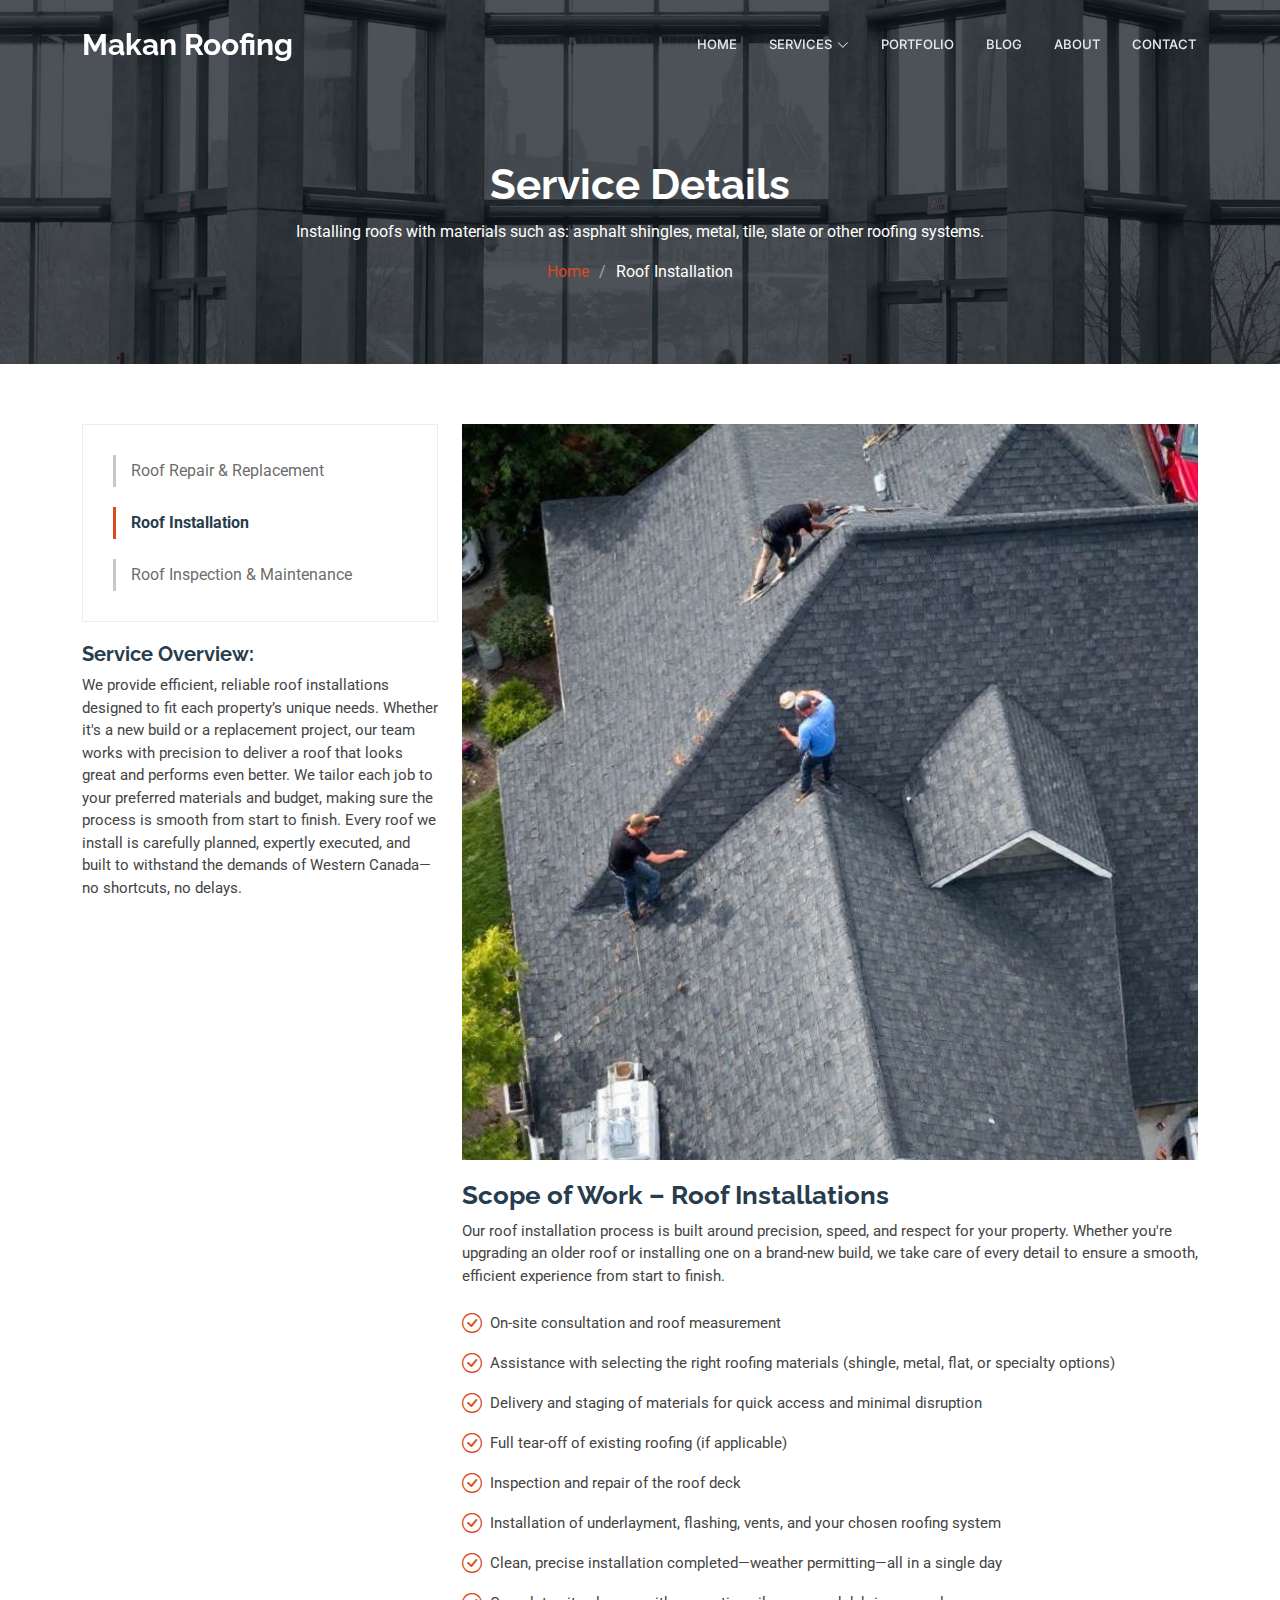
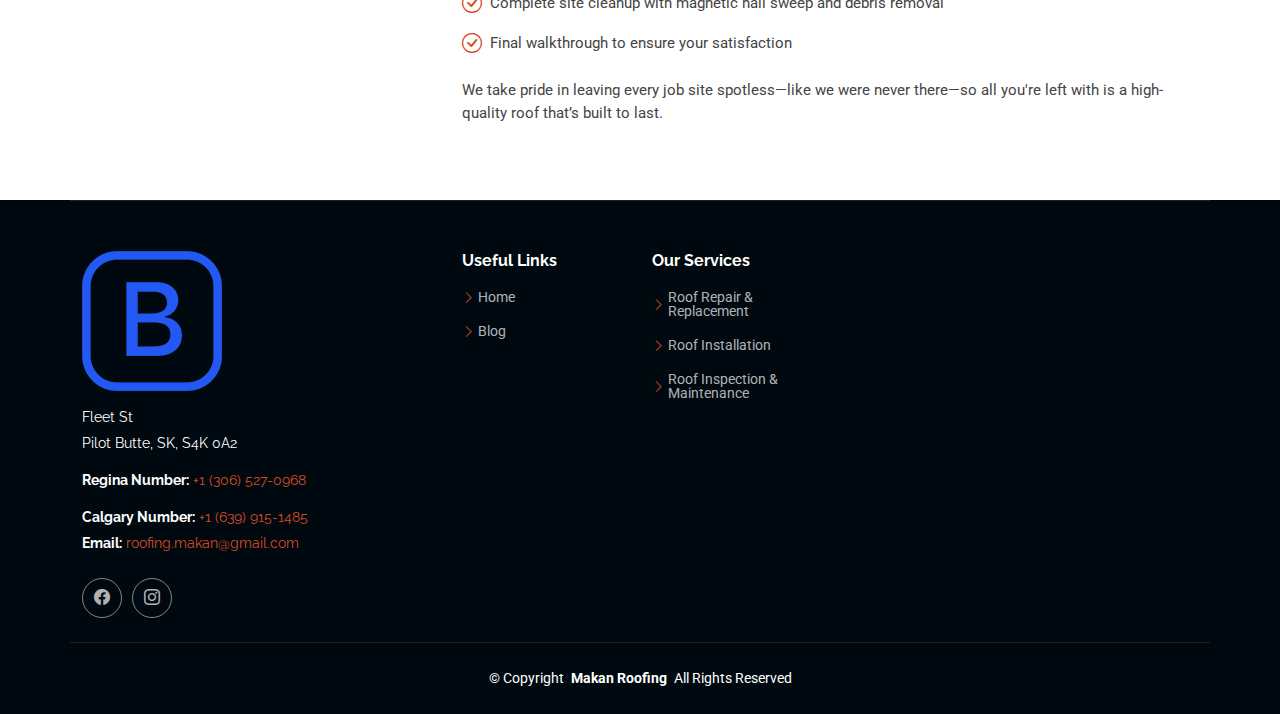
<file: installation-details.html>
<!DOCTYPE html>
<html lang="en">

<head>
  <meta charset="utf-8">
  <meta content="width=device-width, initial-scale=1.0" name="viewport">
  <title>Roof Installation</title>
  <meta name="description" content="">
  <meta name="keywords" content="">

  <!-- Favicons -->
  <link href="assets/img/favicon2.png" rel="icon">
  <link href="assets/img/apple-touch-icon2.png" rel="apple-touch-icon">

  <!-- Fonts -->
  <link href="https://fonts.googleapis.com" rel="preconnect">
  <link href="https://fonts.gstatic.com" rel="preconnect" crossorigin>
  <link href="https://fonts.googleapis.com/css2?family=Roboto:ital,wght@0,100;0,300;0,400;0,500;0,700;0,900;1,100;1,300;1,400;1,500;1,700;1,900&family=Raleway:ital,wght@0,100;0,200;0,300;0,400;0,500;0,600;0,700;0,800;0,900;1,100;1,200;1,300;1,400;1,500;1,600;1,700;1,800;1,900&family=Inter:wght@100;200;300;400;500;600;700;800;900&display=swap" rel="stylesheet">

  <!-- Vendor CSS Files -->
  <link href="assets/vendor/bootstrap/css/bootstrap.min.css" rel="stylesheet">
  <link href="assets/vendor/bootstrap-icons/bootstrap-icons.css" rel="stylesheet">
  <link href="assets/vendor/aos/aos.css" rel="stylesheet">
  <link href="assets/vendor/glightbox/css/glightbox.min.css" rel="stylesheet">
  <link href="assets/vendor/swiper/swiper-bundle.min.css" rel="stylesheet">

  <!-- Main CSS File -->
  <link href="assets/css/main.css" rel="stylesheet">

</head>

<body class="service-details-page">

  <header id="header" class="header d-flex align-items-center fixed-top">
    <div class="container-fluid container-xl position-relative d-flex align-items-center">

      <a href="index.html" class="logo d-flex align-items-center me-auto">
        <!-- Uncomment the line below if you also wish to use an image logo -->
        <!-- <img src="assets/img/logo.png" alt=""> -->
        <h1 class="sitename">Makan Roofing</h1>
      </a>

      <nav id="navmenu" class="navmenu">
        <ul>
          <li><a href="index.html" >Home</a></li>
          
          <li class="dropdown"><a href="#services"><span>Services</span> <i class="bi bi-chevron-down toggle-dropdown"></i></a>
            <ul>
              <li><a href="repair-details.html">Repair & Replacement</a></li>
              <li><a href="installation-details.html" class="active">Installation</a></li>
              <li><a href="inspection-details.html">Inspection & Maintenance</a></li>
            </ul>
          </li>
          <li><a href="index.html#portfolio">Portfolio</a></li>
          <li><a href="https://blog.makanroofing.ca">Blog</a></li>
          <li><a href="index.html#about">About</a></li>
          <li><a href="index.html#contact">Contact</a></li>

        </ul>
        <i class="mobile-nav-toggle d-xl-none bi bi-list"></i>
      </nav>

      
      

    </div>
  </header>

  <main class="main">

    <!-- Page Title -->
    <div class="page-title dark-background" data-aos="fade" style="background-image: url(assets/img/page-title-bg.webp);">
      <div class="container position-relative">
        <h1>Service Details</h1>
        <p>Installing roofs with materials such as: asphalt shingles, metal, tile, slate or other roofing systems.</p>
        <nav class="breadcrumbs">
          <ol>
            <li><a href="index.html">Home</a></li>
            <li class="current">Roof Installation</li>
          </ol>
        </nav>
      </div>
    </div><!-- End Page Title -->

     <!-- Service Details Section -->
    <section id="service-details" class="service-details section">

      <div class="container">

        <div class="row gy-4">

          <div class="col-lg-4" data-aos="fade-up" data-aos-delay="100">
            <div class="services-list">
              <a href="repair-details.html">Roof Repair & Replacement</a>
              <a href="#" class="active">Roof Installation</a>
              <a href="inspection-details.html">Roof Inspection & Maintenance</a>
            </div>

            <h4>Service Overview:</h4>
            <p>
              We provide efficient, reliable roof installations designed to fit each property’s unique
needs. Whether it's a new build or a replacement project, our team works with precision to
deliver a roof that looks great and performs even better. We tailor each job to your preferred
materials and budget, making sure the process is smooth from start to finish.
Every roof we install is carefully planned, expertly executed, and built to withstand the demands
of Western Canada—no shortcuts, no delays.
            </p>
          </div>

          <div class="col-lg-8" data-aos="fade-up" data-aos-delay="200">
            <img src="assets/img/portfolio/resize/Untitled(1).png" alt="" class="img-fluid services-img">
            <h3>Scope of Work – Roof Installations</h3>
            <p>
             Our roof installation process is built around precision, speed, and respect for your property.
Whether you're upgrading an older roof or installing one on a brand-new build, we take care of
every detail to ensure a smooth, efficient experience from start to finish.
            </p>
            <ul>
              <li><i class="bi bi-check-circle"></i> <span>On-site consultation and roof measurement</span></li>
              <li><i class="bi bi-check-circle"></i> <span>Assistance with selecting the right roofing materials (shingle, metal, flat, or specialty
options)</span></li>
              <li><i class="bi bi-check-circle"></i> <span>Delivery and staging of materials for quick access and minimal disruption</span></li>
              <li><i class="bi bi-check-circle"></i> <span>Full tear-off of existing roofing (if applicable)</span></li>
              <li><i class="bi bi-check-circle"></i> <span>Inspection and repair of the roof deck</span></li>
              <li><i class="bi bi-check-circle"></i> <span>Installation of underlayment, flashing, vents, and your chosen roofing system</span></li>
             <li><i class="bi bi-check-circle"></i> <span>Clean, precise installation completed—weather permitting—all in a single day</span></li>
            <li><i class="bi bi-check-circle"></i> <span>Complete site cleanup with magnetic nail sweep and debris removal</span></li>
             <li><i class="bi bi-check-circle"></i> <span>Final walkthrough to ensure your satisfaction</span></li>

            </ul>
            <p>
              We take pride in leaving every job site spotless—like we were never there—so all you're left
with is a high-quality roof that’s built to last.
            </p>
          </div>

        </div>

      </div>

    </section><!-- /Service Details Section -->

  </main>

  <footer id="footer" class="footer dark-background">

    <div class="container footer-top">
      <div class="row gy-4">
        <div class="col-lg-4 col-md-6 footer-about">
          <div class="pic"><img src="assets/img/logo.png" class="img-fluid" alt=""></div>

          <div class="footer-contact pt-3">
            <p>Fleet St</p>
            <p>Pilot Butte, SK, S4K 0A2</p>
            <p class="mt-3"><strong>Regina Number:</strong> <span><a href="tel:3065270968">+1 (306) 527-0968</a></span></p>
            <p class="mt-3"><strong>Calgary Number:</strong> <span><a href="tel:6399151485">+1 (639) 915-1485</a></span></p>
            <p><strong>Email:</strong> <a href="mailto:roofing.makan@gmail.com"><span>roofing.makan@gmail.com</a></span></p>
          </div>
          <div class="social-links d-flex mt-4">
            <a href="https://www.facebook.com/profile.php?id=61575927586415#"><i class="bi bi-facebook"></i></a>
            <a href="https://www.instagram.com/makan_roofing/"><i class="bi bi-instagram"></i></a>
          </div>
        </div>

        <div class="col-lg-2 col-md-3 footer-links">
          <h4>Useful Links</h4>
          <ul>
            <li><i class="bi bi-chevron-right"></i> <a href="#">Home</a></li>
            <li><i class="bi bi-chevron-right"></i> <a href="https://blog.makanroofing.ca">Blog</a></li>

            <!-- <li><i class="bi bi-chevron-right"></i> <a href="#">Terms of service</a></li>
            <li><i class="bi bi-chevron-right"></i> <a href="#">Privacy policy</a></li> -->
          </ul>
        </div>

        <div class="col-lg-2 col-md-3 footer-links">
          <h4>Our Services</h4>
          <ul>
            <li><i class="bi bi-chevron-right"></i> <a href="repair-details.html">Roof Repair & Replacement</a></li>
            <li><i class="bi bi-chevron-right"></i> <a href="installation-details.html">Roof Installation</a></li>
            <li><i class="bi bi-chevron-right"></i> <a href="inspection-details.html">Roof Inspection & Maintenance</a></li>
          </ul>
        </div>

        <!-- <div class="col-lg-4 col-md-12 footer-newsletter">
          <h4>Our Newsletter</h4>
          <p>Subscribe to our newsletter and receive the latest news about our products and services!</p>
          <form action="forms/newsletter.php" method="post" class="php-email-form">
            <div class="newsletter-form"><input type="email" name="email"><input type="submit" value="Subscribe"></div>
            <div class="loading">Loading</div>
            <div class="error-message"></div>
            <div class="sent-message">Your subscription request has been sent. Thank you!</div>
          </form>
        </div> -->

      </div>
    </div>

    <div class="container copyright text-center mt-4">
      <p>© <span>Copyright</span> <strong class="px-1 sitename">Makan Roofing</strong> <span>All Rights Reserved</span></p>
    </div>

  </footer>

  <!-- Scroll Top -->
  <a href="#" id="scroll-top" class="scroll-top d-flex align-items-center justify-content-center"><i class="bi bi-arrow-up-short"></i></a>

  <!-- Preloader -->
  <div id="preloader"></div>

  <!-- Vendor JS Files -->
  <script src="assets/vendor/bootstrap/js/bootstrap.bundle.min.js"></script>
  <script src="assets/vendor/php-email-form/validate.js"></script>
  <script src="assets/vendor/aos/aos.js"></script>
  <script src="assets/vendor/glightbox/js/glightbox.min.js"></script>
  <script src="assets/vendor/purecounter/purecounter_vanilla.js"></script>
  <script src="assets/vendor/swiper/swiper-bundle.min.js"></script>
  <script src="assets/vendor/imagesloaded/imagesloaded.pkgd.min.js"></script>
  <script src="assets/vendor/isotope-layout/isotope.pkgd.min.js"></script>

  <!-- Main JS File -->
  <script src="assets/js/main.js"></script>

</body>

</html>
</file>
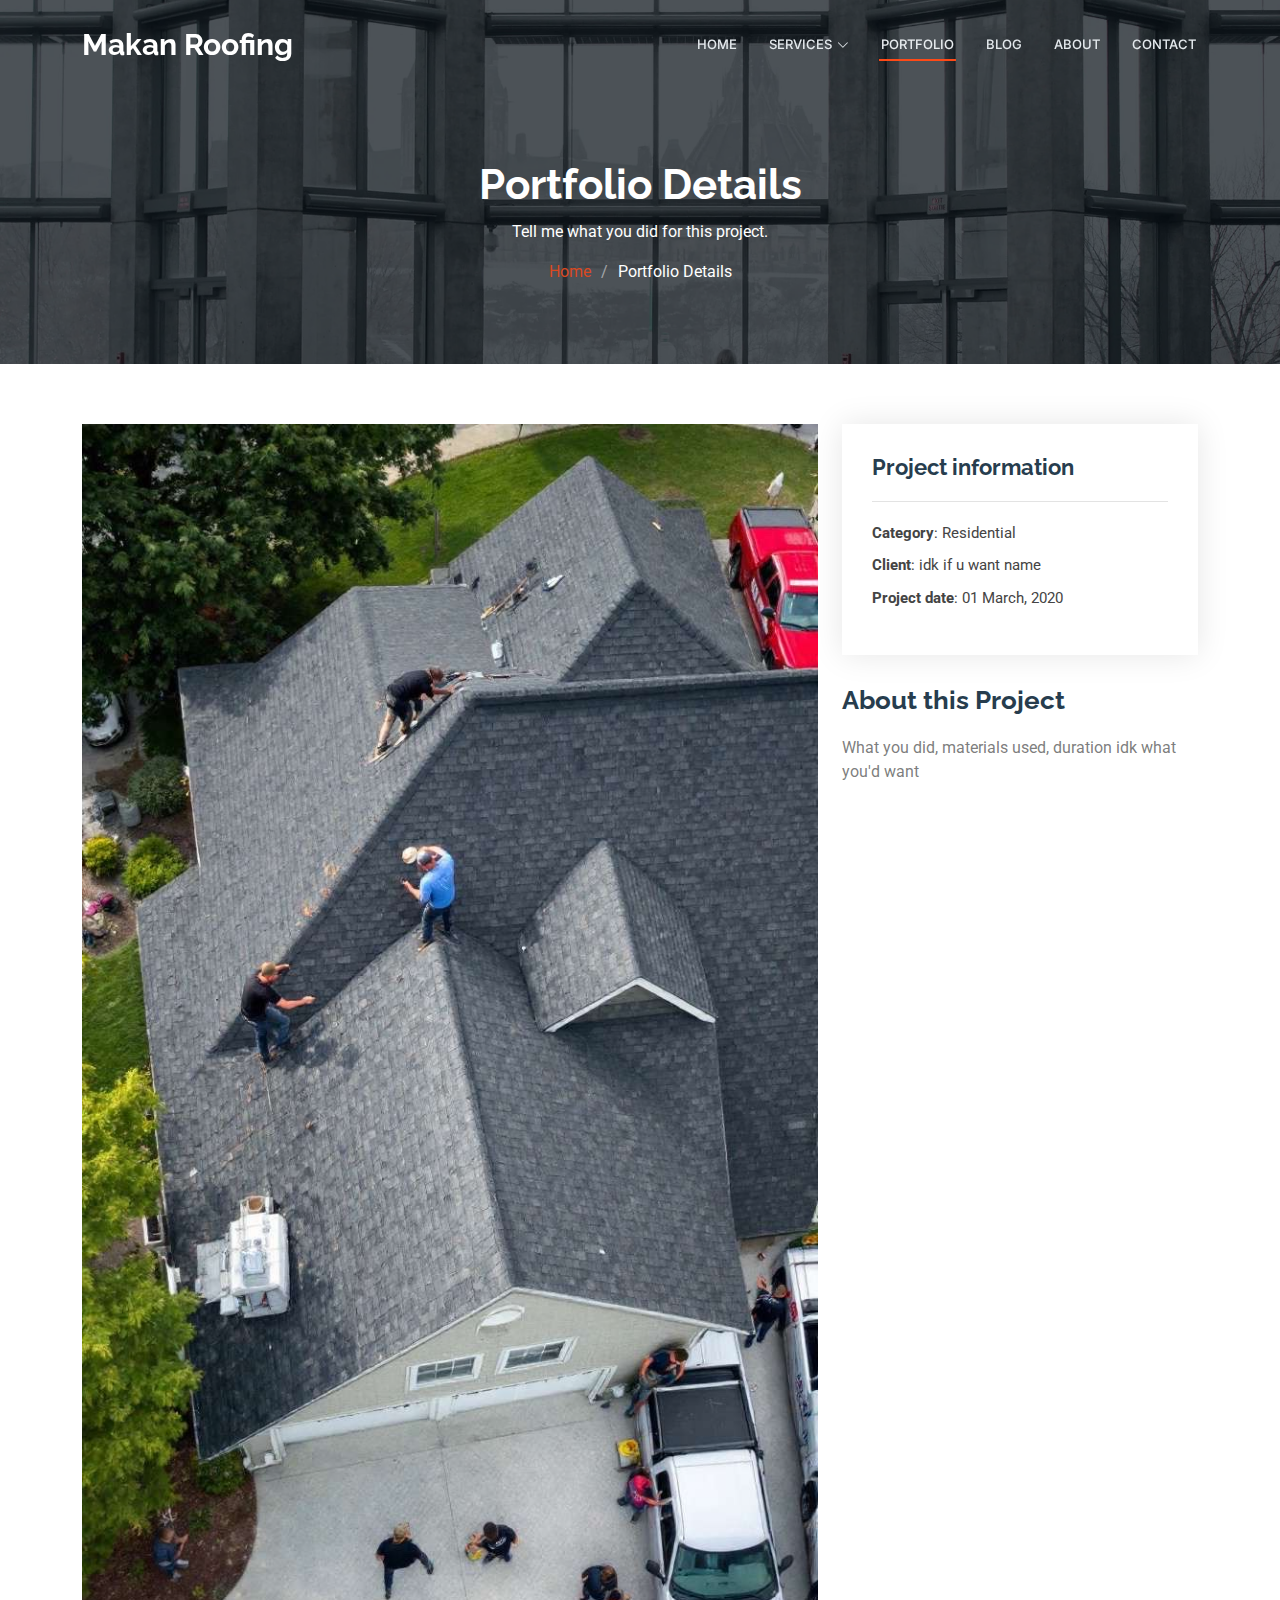
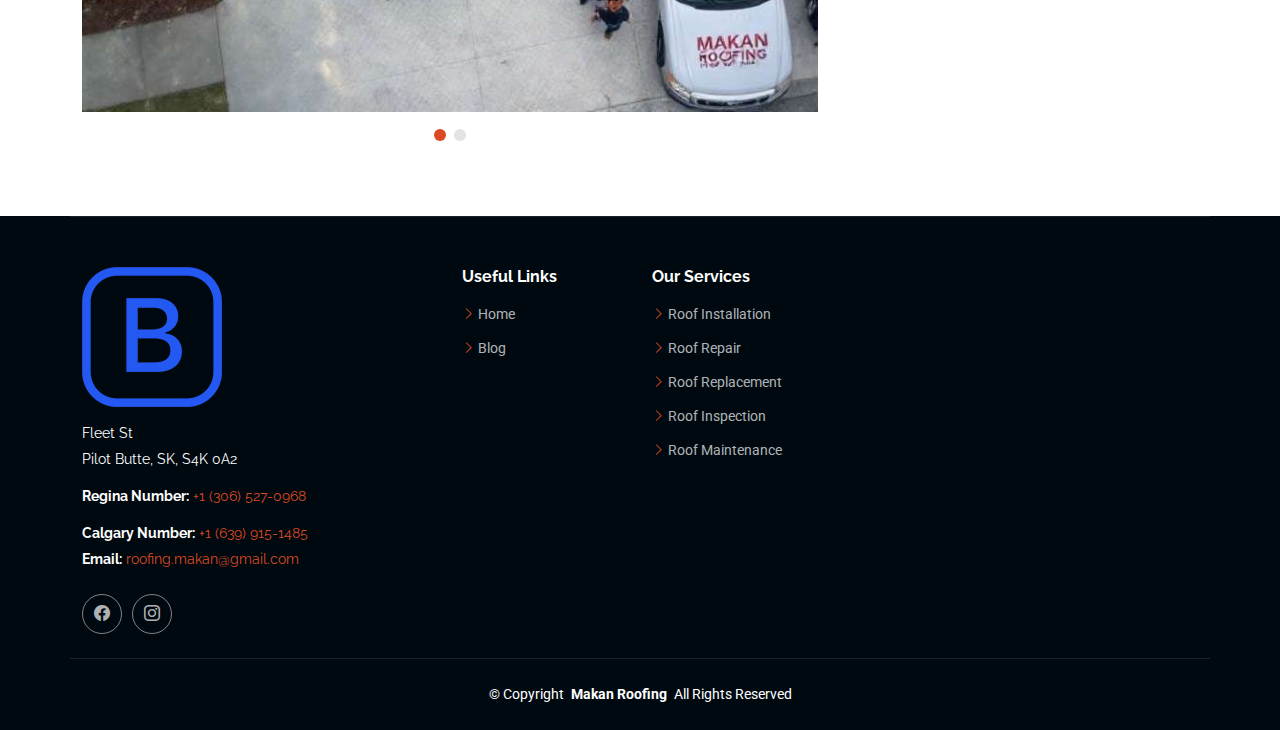
<file: portfolio-details.html>
<!DOCTYPE html>
<html lang="en">

<head>
  <meta charset="utf-8">
  <meta content="width=device-width, initial-scale=1.0" name="viewport">
  <title>Project Details</title>
  <meta name="description" content="">
  <meta name="keywords" content="">

  <!-- Favicons -->
  <link href="assets/img/favicon2.png" rel="icon">
  <link href="assets/img/apple-touch-icon2.png" rel="apple-touch-icon">

  <!-- Fonts -->
  <link href="https://fonts.googleapis.com" rel="preconnect">
  <link href="https://fonts.gstatic.com" rel="preconnect" crossorigin>
  <link href="https://fonts.googleapis.com/css2?family=Roboto:ital,wght@0,100;0,300;0,400;0,500;0,700;0,900;1,100;1,300;1,400;1,500;1,700;1,900&family=Raleway:ital,wght@0,100;0,200;0,300;0,400;0,500;0,600;0,700;0,800;0,900;1,100;1,200;1,300;1,400;1,500;1,600;1,700;1,800;1,900&family=Inter:wght@100;200;300;400;500;600;700;800;900&display=swap" rel="stylesheet">

  <!-- Vendor CSS Files -->
  <link href="assets/vendor/bootstrap/css/bootstrap.min.css" rel="stylesheet">
  <link href="assets/vendor/bootstrap-icons/bootstrap-icons.css" rel="stylesheet">
  <link href="assets/vendor/aos/aos.css" rel="stylesheet">
  <link href="assets/vendor/glightbox/css/glightbox.min.css" rel="stylesheet">
  <link href="assets/vendor/swiper/swiper-bundle.min.css" rel="stylesheet">

  <!-- Main CSS File -->
  <link href="assets/css/main.css" rel="stylesheet">

</head>

<body class="portfolio-details-page">

  <header id="header" class="header d-flex align-items-center fixed-top">
    <div class="container-fluid container-xl position-relative d-flex align-items-center">

      <a href="index.html" class="logo d-flex align-items-center me-auto">
        <!-- Uncomment the line below if you also wish to use an image logo -->
        <!-- <img src="assets/img/logo.png" alt=""> -->
        <h1 class="sitename">Makan Roofing</h1>
      </a>

      <nav id="navmenu" class="navmenu">
        <ul>
          <li><a href="#hero">Home</a></li>
          
          <li class="dropdown"><a href="#services"><span>Services</span> <i class="bi bi-chevron-down toggle-dropdown"></i></a>
            <ul>
              <li><a href="repair-details.html">Repair & Replacement</a></li>
              <li><a href="installation-details.html">Installation</a></li>
              <li><a href="inspection-details.html">Inspection & Maintenance</a></li>
            </ul>
          </li>
          <li><a href="index.html#portfolio" class="active">Portfolio</a></li>
          <li><a href="https://blog.makanroofing.ca">Blog</a></li>
          <li><a href="index.html#about">About</a></li>
          <li><a href="index.html#contact">Contact</a></li>

        </ul>
        <i class="mobile-nav-toggle d-xl-none bi bi-list"></i>
      </nav>

      
      

    </div>
  </header>

  <main class="main">

    <!-- Page Title -->
    <div class="page-title dark-background" data-aos="fade" style="background-image: url(assets/img/page-title-bg.webp);">
      <div class="container position-relative">
        <h1>Portfolio Details</h1>
        <p>Tell me what you did for this project.</p>
        <nav class="breadcrumbs">
          <ol>
            <li><a href="index.html">Home</a></li>
            <li class="current">Portfolio Details</li>
          </ol>
        </nav>
      </div>
    </div><!-- End Page Title -->

    <!-- Portfolio Details Section -->
    <section id="portfolio-details" class="portfolio-details section">

      <div class="container" data-aos="fade-up" data-aos-delay="100">

        <div class="row gy-4">

          <div class="col-lg-8">
            <div class="portfolio-details-slider swiper init-swiper">

              <script type="application/json" class="swiper-config">
                {
                  "loop": true,
                  "speed": 600,
                  "autoplay": {
                    "delay": 5000
                  },
                  "slidesPerView": "auto",
                  "pagination": {
                    "el": ".swiper-pagination",
                    "type": "bullets",
                    "clickable": true
                  }
                }
              </script>

              <div class="swiper-wrapper align-items-center">

                <div class="swiper-slide">
                  <img src="assets/img/portfolio/drone/IMG_3832.JPG" alt="">
                </div>

                <div class="swiper-slide">
                  <img src="assets/img/portfolio/drone/IMG_3831.JPG" alt="">
                </div>

                <!-- <div class="swiper-slide">
                  <img src="assets/img/portfolio/branding-1.jpg" alt="">
                </div>

                <div class="swiper-slide">
                  <img src="assets/img/portfolio/books-1.jpg" alt="">
                </div> -->

              </div>
              <div class="swiper-pagination"></div>
            </div>
          </div>

          <div class="col-lg-4">
            <div class="portfolio-info" data-aos="fade-up" data-aos-delay="200">
              <h3>Project information</h3>
              <ul>
                <li><strong>Category</strong>: Residential</li>
                <li><strong>Client</strong>: idk if u want name</li>
                <li><strong>Project date</strong>: 01 March, 2020</li>
              </ul>
            </div>
            <div class="portfolio-description" data-aos="fade-up" data-aos-delay="300">
              <h2>About this Project</h2>
              <p>
                What you did, materials used, duration idk what you'd want
              </p>
            </div>
          </div>

        </div>

      </div>

    </section><!-- /Portfolio Details Section -->

  </main>

  <footer id="footer" class="footer dark-background">

    <div class="container footer-top">
      <div class="row gy-4">
        <div class="col-lg-4 col-md-6 footer-about">
          <div class="pic"><img src="assets/img/logo.png" class="img-fluid" alt=""></div>

          <div class="footer-contact pt-3">
            <p>Fleet St</p>
            <p>Pilot Butte, SK, S4K 0A2</p>
            <p class="mt-3"><strong>Regina Number:</strong> <span><a href="tel:3065270968">+1 (306) 527-0968</a></span></p>
            <p class="mt-3"><strong>Calgary Number:</strong> <span><a href="tel:6399151485">+1 (639) 915-1485</a></span></p>
            <p><strong>Email:</strong> <a href="mailto:roofing.makan@gmail.com"><span>roofing.makan@gmail.com</a></span></p>
          </div>
          <div class="social-links d-flex mt-4">
            <a href="https://www.facebook.com/profile.php?id=61575927586415#"><i class="bi bi-facebook"></i></a>
            <a href="https://www.instagram.com/makan_roofing/"><i class="bi bi-instagram"></i></a>
          </div>
        </div>

        <div class="col-lg-2 col-md-3 footer-links">
          <h4>Useful Links</h4>
          <ul>
            <li><i class="bi bi-chevron-right"></i> <a href="#">Home</a></li>
            <li><i class="bi bi-chevron-right"></i> <a href="https://blog.makanroofing.ca">Blog</a></li>

            <!-- <li><i class="bi bi-chevron-right"></i> <a href="#">Terms of service</a></li>
            <li><i class="bi bi-chevron-right"></i> <a href="#">Privacy policy</a></li> -->
          </ul>
        </div>

        <div class="col-lg-2 col-md-3 footer-links">
          <h4>Our Services</h4>
          <ul>
            <li><i class="bi bi-chevron-right"></i> <a href="#">Roof Installation</a></li>
            <li><i class="bi bi-chevron-right"></i> <a href="#">Roof Repair</a></li>
            <li><i class="bi bi-chevron-right"></i> <a href="#">Roof Replacement</a></li>
            <li><i class="bi bi-chevron-right"></i> <a href="#">Roof Inspection</a></li>
            <li><i class="bi bi-chevron-right"></i> <a href="#">Roof Maintenance</a></li>
          </ul>
        </div>

        <!-- <div class="col-lg-4 col-md-12 footer-newsletter">
          <h4>Our Newsletter</h4>
          <p>Subscribe to our newsletter and receive the latest news about our products and services!</p>
          <form action="forms/newsletter.php" method="post" class="php-email-form">
            <div class="newsletter-form"><input type="email" name="email"><input type="submit" value="Subscribe"></div>
            <div class="loading">Loading</div>
            <div class="error-message"></div>
            <div class="sent-message">Your subscription request has been sent. Thank you!</div>
          </form>
        </div> -->

      </div>
    </div>

    <div class="container copyright text-center mt-4">
      <p>© <span>Copyright</span> <strong class="px-1 sitename">Makan Roofing</strong> <span>All Rights Reserved</span></p>
    </div>

  </footer>

  <!-- Scroll Top -->
  <a href="#" id="scroll-top" class="scroll-top d-flex align-items-center justify-content-center"><i class="bi bi-arrow-up-short"></i></a>

  <!-- Preloader -->
  <div id="preloader"></div>

  <!-- Vendor JS Files -->
  <script src="assets/vendor/bootstrap/js/bootstrap.bundle.min.js"></script>
  <script src="assets/vendor/php-email-form/validate.js"></script>
  <script src="assets/vendor/aos/aos.js"></script>
  <script src="assets/vendor/glightbox/js/glightbox.min.js"></script>
  <script src="assets/vendor/purecounter/purecounter_vanilla.js"></script>
  <script src="assets/vendor/swiper/swiper-bundle.min.js"></script>
  <script src="assets/vendor/imagesloaded/imagesloaded.pkgd.min.js"></script>
  <script src="assets/vendor/isotope-layout/isotope.pkgd.min.js"></script>

  <!-- Main JS File -->
  <script src="assets/js/main.js"></script>

</body>

</html>
</file>
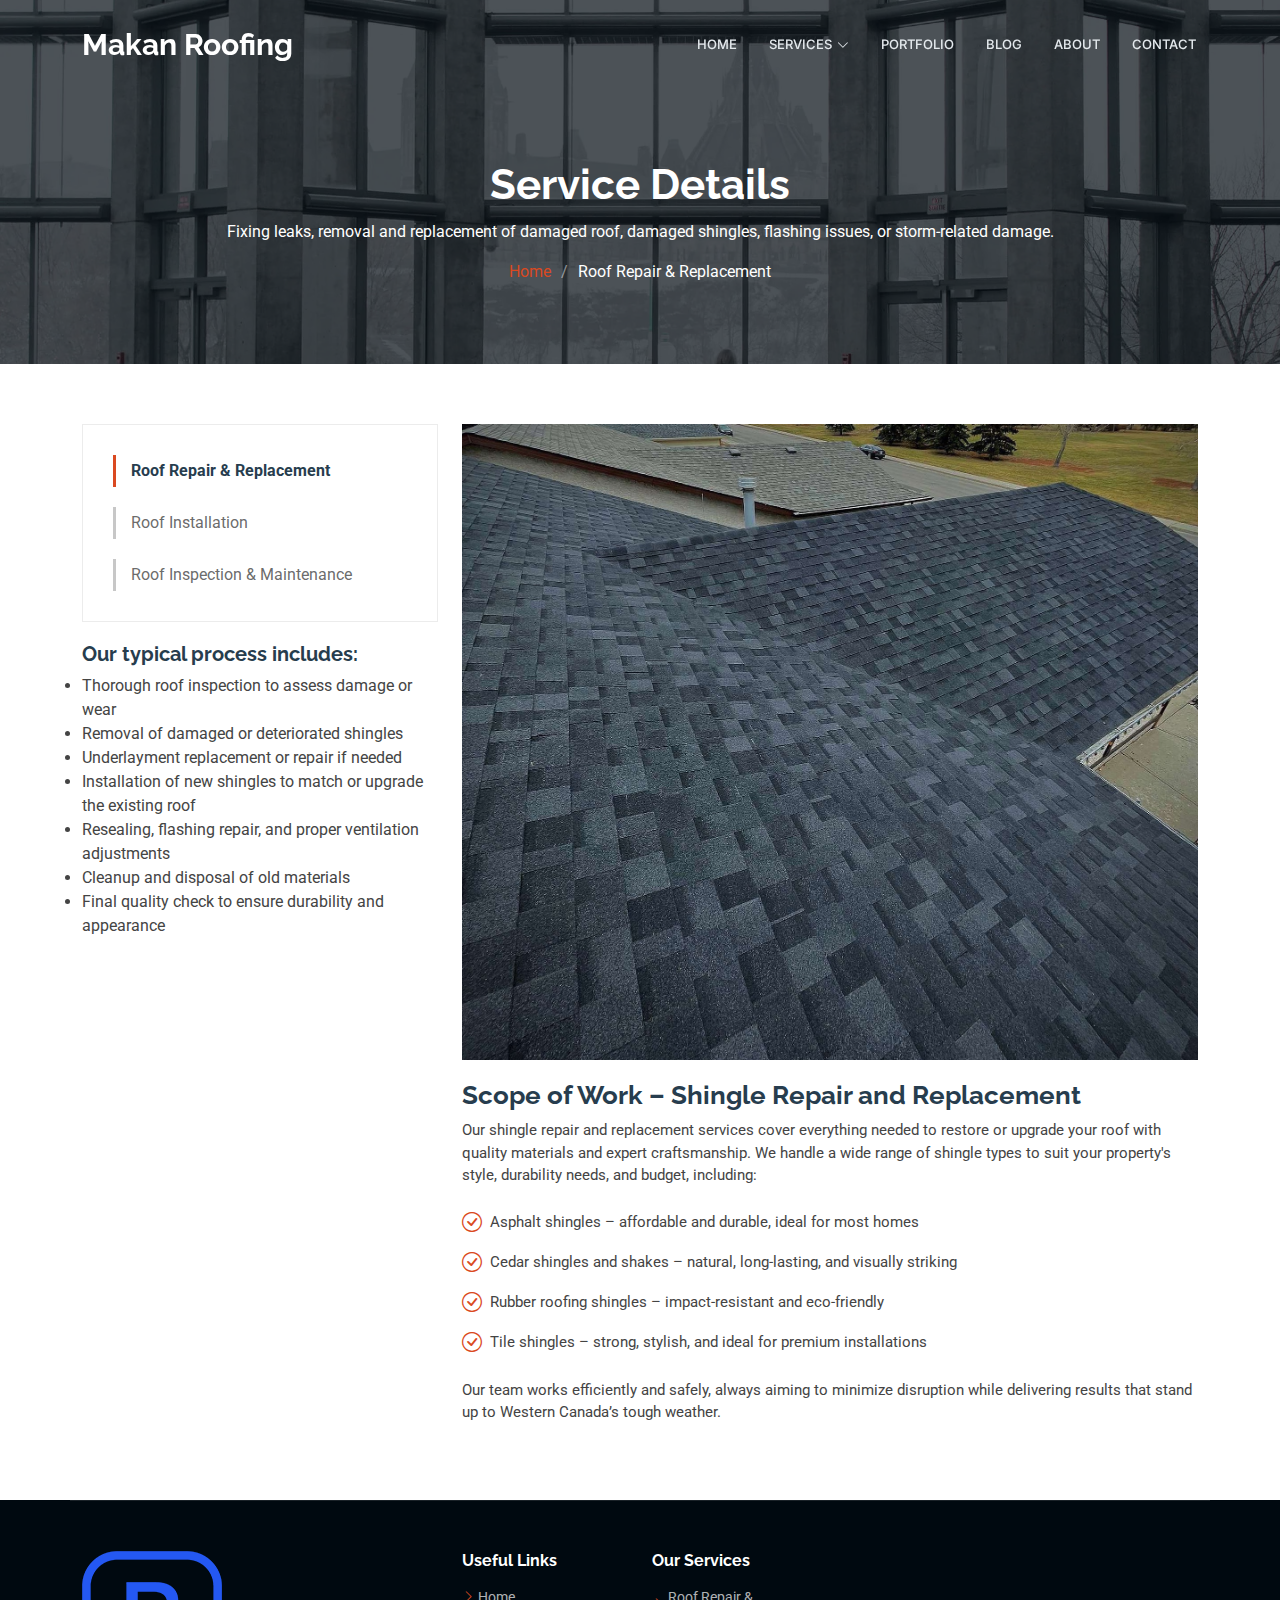
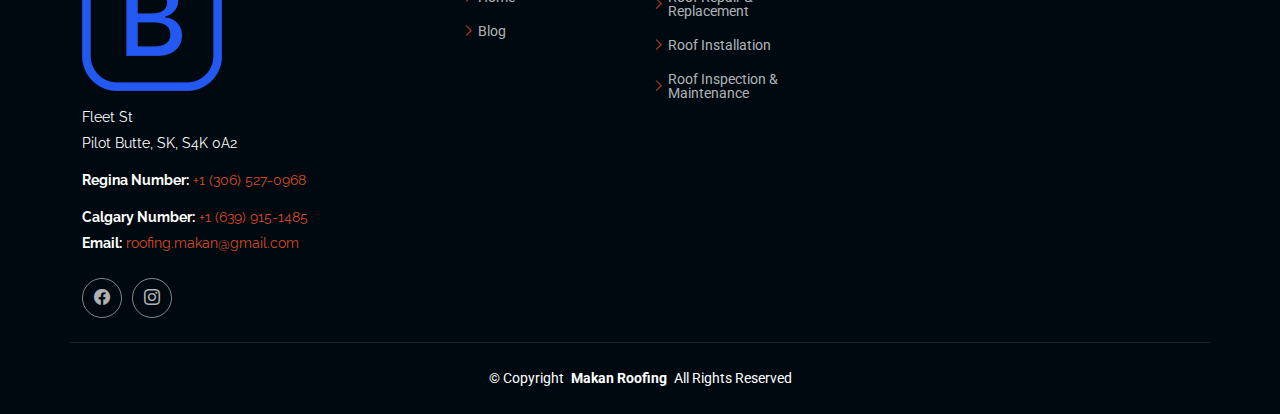
<file: repair-details.html>
<!DOCTYPE html>
<html lang="en">

<head>
  <meta charset="utf-8">
  <meta content="width=device-width, initial-scale=1.0" name="viewport">
  <title>Repair & Replacement</title>
  <meta name="description" content="">
  <meta name="keywords" content="">

  <!-- Favicons -->
  <link href="assets/img/favicon2.png" rel="icon">
  <link href="assets/img/apple-touch-icon2.png" rel="apple-touch-icon">

  <!-- Fonts -->
  <link href="https://fonts.googleapis.com" rel="preconnect">
  <link href="https://fonts.gstatic.com" rel="preconnect" crossorigin>
  <link href="https://fonts.googleapis.com/css2?family=Roboto:ital,wght@0,100;0,300;0,400;0,500;0,700;0,900;1,100;1,300;1,400;1,500;1,700;1,900&family=Raleway:ital,wght@0,100;0,200;0,300;0,400;0,500;0,600;0,700;0,800;0,900;1,100;1,200;1,300;1,400;1,500;1,600;1,700;1,800;1,900&family=Inter:wght@100;200;300;400;500;600;700;800;900&display=swap" rel="stylesheet">

  <!-- Vendor CSS Files -->
  <link href="assets/vendor/bootstrap/css/bootstrap.min.css" rel="stylesheet">
  <link href="assets/vendor/bootstrap-icons/bootstrap-icons.css" rel="stylesheet">
  <link href="assets/vendor/aos/aos.css" rel="stylesheet">
  <link href="assets/vendor/glightbox/css/glightbox.min.css" rel="stylesheet">
  <link href="assets/vendor/swiper/swiper-bundle.min.css" rel="stylesheet">

  <!-- Main CSS File -->
  <link href="assets/css/main.css" rel="stylesheet">

</head>

<body class="service-details-page">

  <header id="header" class="header d-flex align-items-center fixed-top">
    <div class="container-fluid container-xl position-relative d-flex align-items-center">

      <a href="index.html" class="logo d-flex align-items-center me-auto">
        <!-- Uncomment the line below if you also wish to use an image logo -->
        <!-- <img src="assets/img/logo.png" alt=""> -->
        <h1 class="sitename">Makan Roofing</h1>
      </a>

      <nav id="navmenu" class="navmenu">
        <ul>
          <li><a href="index.html" >Home</a></li>
          
          <li class="dropdown"><a href="#services"><span>Services</span> <i class="bi bi-chevron-down toggle-dropdown"></i></a>
            <ul>
              <li><a href="repair-details.html" class="active">Repair & Replacement</a></li>
              <li><a href="installation-details.html">Installation</a></li>
              <li><a href="inspection-details.html">Inspection & Maintenance</a></li>
            </ul>
          </li>
          <li><a href="index.html#portfolio">Portfolio</a></li>
          <li><a href="https://blog.makanroofing.ca">Blog</a></li>
          <li><a href="index.html#about">About</a></li>
          <li><a href="index.html#contact">Contact</a></li>

        </ul>
        <i class="mobile-nav-toggle d-xl-none bi bi-list"></i>
      </nav>

      
      

    </div>
  </header>

  <main class="main">

    <!-- Page Title -->
    <div class="page-title dark-background" data-aos="fade" style="background-image: url(assets/img/page-title-bg.webp);">
      <div class="container position-relative">
        <h1>Service Details</h1>
        <p>Fixing leaks, removal and replacement of damaged roof, damaged shingles, flashing issues, or storm-related damage.</p>
        <nav class="breadcrumbs">
          <ol>
            <li><a href="index.html">Home</a></li>
            <li class="current">Roof Repair & Replacement</li>
          </ol>
        </nav>
      </div>
    </div><!-- End Page Title -->

    <!-- Service Details Section -->
    <section id="service-details" class="service-details section">

      <div class="container">

        <div class="row gy-4">

          <div class="col-lg-4" data-aos="fade-up" data-aos-delay="100">
            <div class="services-list">
              <a href="#" class="active">Roof Repair & Replacement</a>
              <a href="installation-details.html">Roof Installation</a>
              <a href="inspection-details.html">Roof Inspection & Maintenance</a>
            </div>

            <h4>Our typical process includes:</h4>
            <li><i class="bi"></i> <span>Thorough roof inspection to assess damage or wear</span></li>
              <li><i class="bi"></i> <span>Removal of damaged or deteriorated shingles</span></li>
              <li><i class="bi"></i> <span>Underlayment replacement or repair if needed</span></li>
              <li><i class="bi"></i> <span>Installation of new shingles to match or upgrade the existing roof</span></li>
              <li><i class="bi"></i> <span>Resealing, flashing repair, and proper ventilation adjustments</span></li>
              <li><i class="bi"></i> <span>Cleanup and disposal of old materials</span></li>
              <li><i class="bi"></i> <span>Final quality check to ensure durability and appearance</span></li>
          </div>

          <div class="col-lg-8" data-aos="fade-up" data-aos-delay="200">
            <img src="assets/img/portfolio/resize/IMG_3815.jpg" alt="" class="img-fluid services-img">
            <h3>Scope of Work – Shingle Repair and Replacement</h3>
            <p>
              Our shingle repair and replacement services cover everything needed to restore or upgrade your
roof with quality materials and expert craftsmanship. We handle a wide range of shingle types to
suit your property's style, durability needs, and budget, including:
            </p>
            <ul>
              <li><i class="bi bi-check-circle"></i> <span>Asphalt shingles – affordable and durable, ideal for most homes</span></li>
              <li><i class="bi bi-check-circle"></i> <span>Cedar shingles and shakes – natural, long-lasting, and visually striking</span></li>
              <li><i class="bi bi-check-circle"></i> <span>Rubber roofing shingles – impact-resistant and eco-friendly</span></li>
              <li><i class="bi bi-check-circle"></i> <span>Tile shingles – strong, stylish, and ideal for premium installations</span></li>
            </ul>
            <p>
              Our team works efficiently and safely, always aiming to minimize disruption while delivering
results that stand up to Western Canada’s tough weather.
            </p>
          </div>

        </div>

      </div>

    </section><!-- /Service Details Section -->

  </main>

  <footer id="footer" class="footer dark-background">

    <div class="container footer-top">
      <div class="row gy-4">
        <div class="col-lg-4 col-md-6 footer-about">
         <div class="pic"><img src="assets/img/logo.png" class="img-fluid" alt=""></div>
          <div class="footer-contact pt-3">
            <p>Fleet St</p>
            <p>Pilot Butte, SK, S4K 0A2</p>
            <p class="mt-3"><strong>Regina Number:</strong> <span><a href="tel:3065270968">+1 (306) 527-0968</a></span></p>
            <p class="mt-3"><strong>Calgary Number:</strong> <span><a href="tel:6399151485">+1 (639) 915-1485</a></span></p>
            <p><strong>Email:</strong> <a href="mailto:roofing.makan@gmail.com"><span>roofing.makan@gmail.com</a></span></p>
          </div>
          <div class="social-links d-flex mt-4">
            <a href="https://www.facebook.com/profile.php?id=61575927586415#"><i class="bi bi-facebook"></i></a>
            <a href="https://www.instagram.com/makan_roofing/"><i class="bi bi-instagram"></i></a>
          </div>
        </div>

        <div class="col-lg-2 col-md-3 footer-links">
          <h4>Useful Links</h4>
          <ul>
            <li><i class="bi bi-chevron-right"></i> <a href="#">Home</a></li>
            <li><i class="bi bi-chevron-right"></i> <a href="https://blog.makanroofing.ca">Blog</a></li>

            <!-- <li><i class="bi bi-chevron-right"></i> <a href="#">Terms of service</a></li>
            <li><i class="bi bi-chevron-right"></i> <a href="#">Privacy policy</a></li> -->
          </ul>
        </div>

        <div class="col-lg-2 col-md-3 footer-links">
          <h4>Our Services</h4>
          <ul>
            <li><i class="bi bi-chevron-right"></i> <a href="repair-details.html">Roof Repair & Replacement</a></li>
            <li><i class="bi bi-chevron-right"></i> <a href="installation-details.html">Roof Installation</a></li>
            <li><i class="bi bi-chevron-right"></i> <a href="inspection-details.html">Roof Inspection & Maintenance</a></li>
          </ul>
        </div>

        <!-- <div class="col-lg-4 col-md-12 footer-newsletter">
          <h4>Our Newsletter</h4>
          <p>Subscribe to our newsletter and receive the latest news about our products and services!</p>
          <form action="forms/newsletter.php" method="post" class="php-email-form">
            <div class="newsletter-form"><input type="email" name="email"><input type="submit" value="Subscribe"></div>
            <div class="loading">Loading</div>
            <div class="error-message"></div>
            <div class="sent-message">Your subscription request has been sent. Thank you!</div>
          </form>
        </div> -->

      </div>
    </div>

    <div class="container copyright text-center mt-4">
      <p>© <span>Copyright</span> <strong class="px-1 sitename">Makan Roofing</strong> <span>All Rights Reserved</span></p>
    </div>

  </footer>

  <!-- Scroll Top -->
  <a href="#" id="scroll-top" class="scroll-top d-flex align-items-center justify-content-center"><i class="bi bi-arrow-up-short"></i></a>

  <!-- Preloader -->
  <div id="preloader"></div>

  <!-- Vendor JS Files -->
  <script src="assets/vendor/bootstrap/js/bootstrap.bundle.min.js"></script>
  <script src="assets/vendor/php-email-form/validate.js"></script>
  <script src="assets/vendor/aos/aos.js"></script>
  <script src="assets/vendor/glightbox/js/glightbox.min.js"></script>
  <script src="assets/vendor/purecounter/purecounter_vanilla.js"></script>
  <script src="assets/vendor/swiper/swiper-bundle.min.js"></script>
  <script src="assets/vendor/imagesloaded/imagesloaded.pkgd.min.js"></script>
  <script src="assets/vendor/isotope-layout/isotope.pkgd.min.js"></script>

  <!-- Main JS File -->
  <script src="assets/js/main.js"></script>

</body>

</html>
</file>
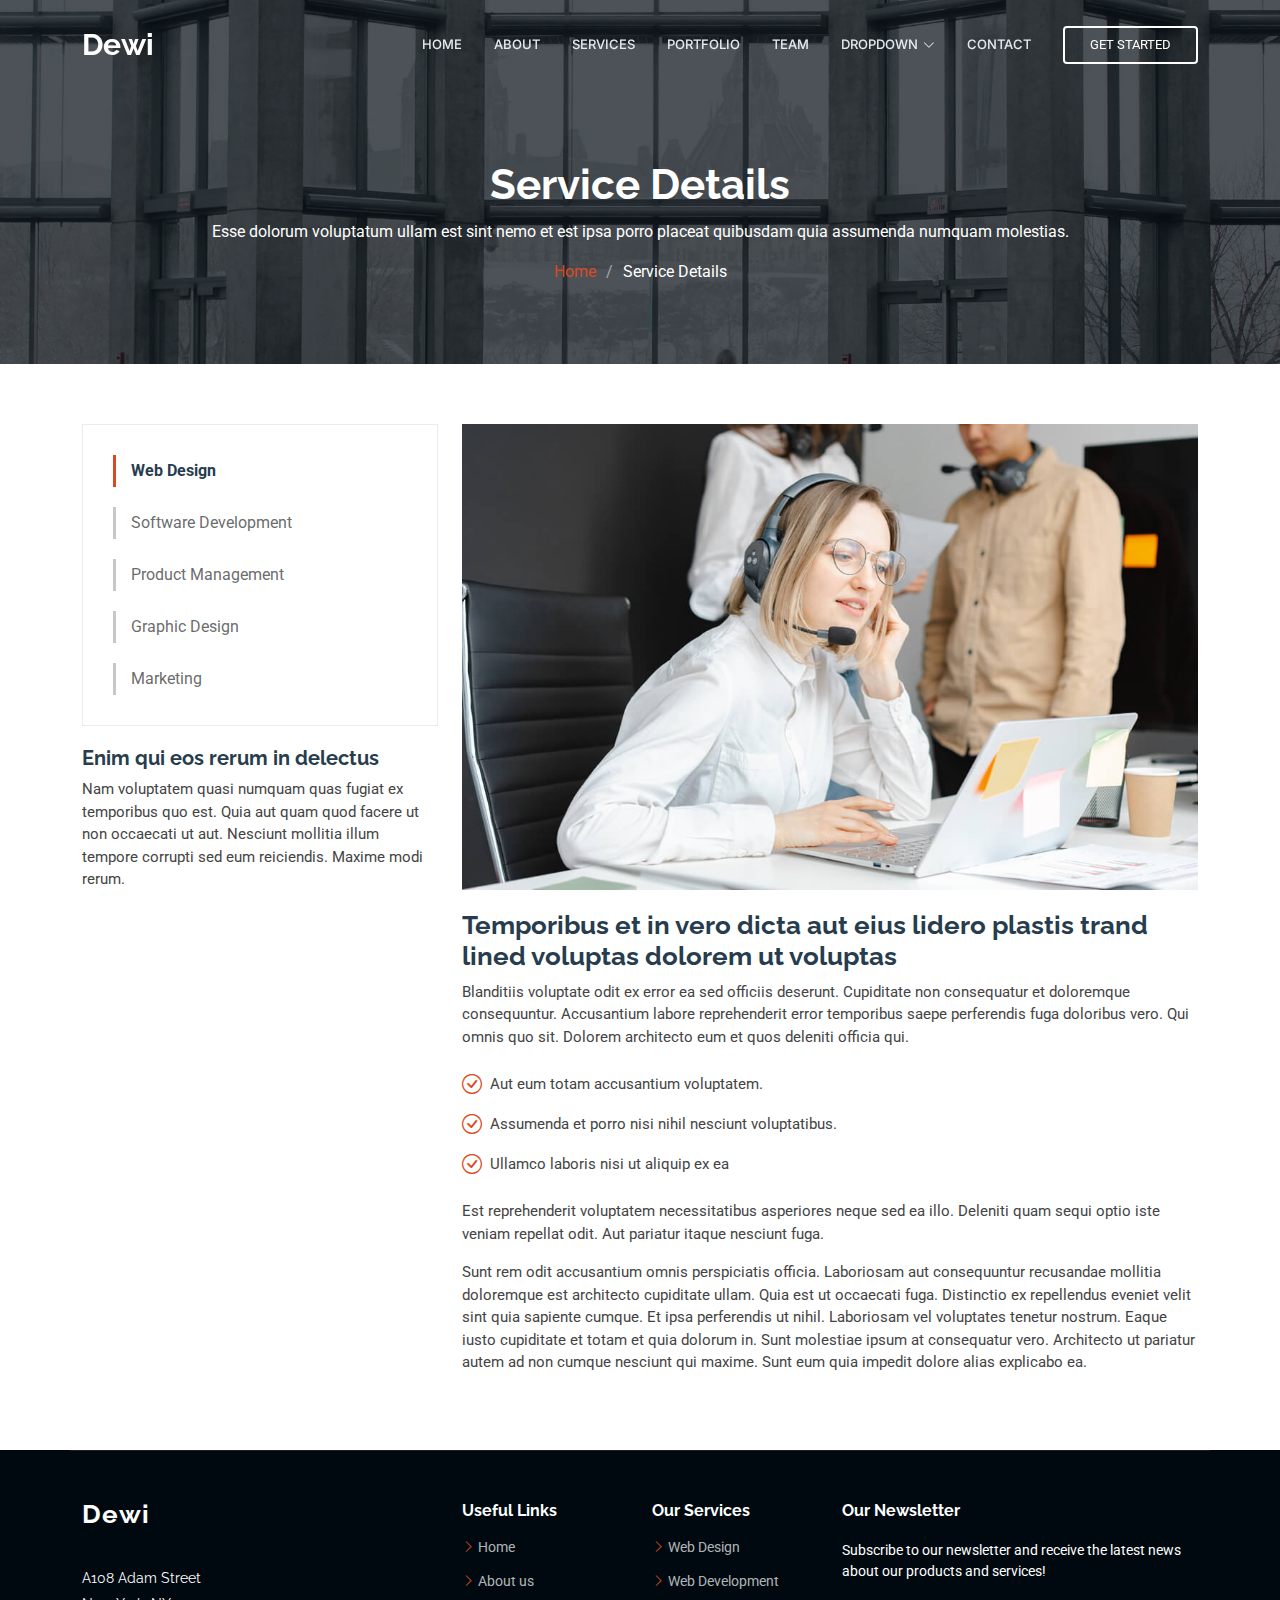
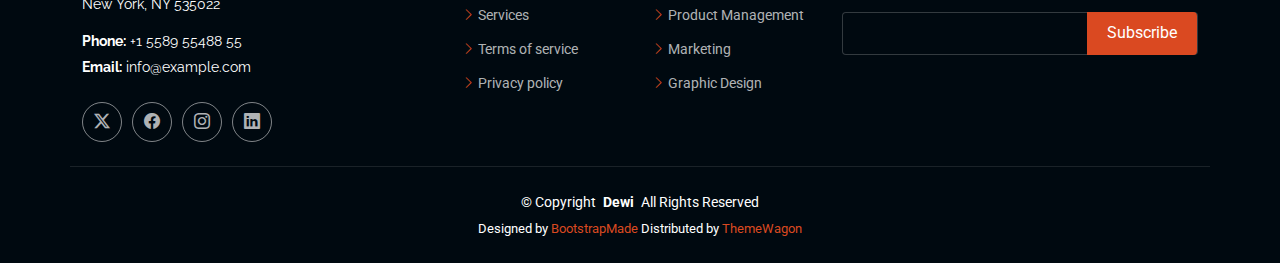
<file: service-details.html>
<!DOCTYPE html>
<html lang="en">

<head>
  <meta charset="utf-8">
  <meta content="width=device-width, initial-scale=1.0" name="viewport">
  <title>Service Details - Dewi Bootstrap Template</title>
  <meta name="description" content="">
  <meta name="keywords" content="">

  <!-- Favicons -->
  <link href="assets/img/favicon.png" rel="icon">
  <link href="assets/img/apple-touch-icon.png" rel="apple-touch-icon">

  <!-- Fonts -->
  <link href="https://fonts.googleapis.com" rel="preconnect">
  <link href="https://fonts.gstatic.com" rel="preconnect" crossorigin>
  <link href="https://fonts.googleapis.com/css2?family=Roboto:ital,wght@0,100;0,300;0,400;0,500;0,700;0,900;1,100;1,300;1,400;1,500;1,700;1,900&family=Raleway:ital,wght@0,100;0,200;0,300;0,400;0,500;0,600;0,700;0,800;0,900;1,100;1,200;1,300;1,400;1,500;1,600;1,700;1,800;1,900&family=Inter:wght@100;200;300;400;500;600;700;800;900&display=swap" rel="stylesheet">

  <!-- Vendor CSS Files -->
  <link href="assets/vendor/bootstrap/css/bootstrap.min.css" rel="stylesheet">
  <link href="assets/vendor/bootstrap-icons/bootstrap-icons.css" rel="stylesheet">
  <link href="assets/vendor/aos/aos.css" rel="stylesheet">
  <link href="assets/vendor/glightbox/css/glightbox.min.css" rel="stylesheet">
  <link href="assets/vendor/swiper/swiper-bundle.min.css" rel="stylesheet">

  <!-- Main CSS File -->
  <link href="assets/css/main.css" rel="stylesheet">

  <!-- =======================================================
  * Template Name: Dewi
  * Template URL: https://bootstrapmade.com/dewi-free-multi-purpose-html-template/
  * Updated: Aug 07 2024 with Bootstrap v5.3.3
  * Author: BootstrapMade.com
  * License: https://bootstrapmade.com/license/
  ======================================================== -->
</head>

<body class="service-details-page">

  <header id="header" class="header d-flex align-items-center fixed-top">
    <div class="container-fluid container-xl position-relative d-flex align-items-center">

      <a href="index.html" class="logo d-flex align-items-center me-auto">
        <!-- Uncomment the line below if you also wish to use an image logo -->
        <!-- <img src="assets/img/logo.png" alt=""> -->
        <h1 class="sitename">Dewi</h1>
      </a>

      <nav id="navmenu" class="navmenu">
        <ul>
          <li><a href="#hero">Home</a></li>
          <li><a href="#about">About</a></li>
          <li><a href="#services">Services</a></li>
          <li><a href="#portfolio">Portfolio</a></li>
          <li><a href="#team">Team</a></li>
          <li class="dropdown"><a href="#"><span>Dropdown</span> <i class="bi bi-chevron-down toggle-dropdown"></i></a>
            <ul>
              <li><a href="#">Dropdown 1</a></li>
              <li class="dropdown"><a href="#"><span>Deep Dropdown</span> <i class="bi bi-chevron-down toggle-dropdown"></i></a>
                <ul>
                  <li><a href="#">Deep Dropdown 1</a></li>
                  <li><a href="#">Deep Dropdown 2</a></li>
                  <li><a href="#">Deep Dropdown 3</a></li>
                  <li><a href="#">Deep Dropdown 4</a></li>
                  <li><a href="#">Deep Dropdown 5</a></li>
                </ul>
              </li>
              <li><a href="#">Dropdown 2</a></li>
              <li><a href="#">Dropdown 3</a></li>
              <li><a href="#">Dropdown 4</a></li>
            </ul>
          </li>
          <li><a href="#contact">Contact</a></li>
        </ul>
        <i class="mobile-nav-toggle d-xl-none bi bi-list"></i>
      </nav>

      <a class="cta-btn" href="index.html#about">Get Started</a>

    </div>
  </header>

  <main class="main">

    <!-- Page Title -->
    <div class="page-title dark-background" data-aos="fade" style="background-image: url(assets/img/page-title-bg.webp);">
      <div class="container position-relative">
        <h1>Service Details</h1>
        <p>Esse dolorum voluptatum ullam est sint nemo et est ipsa porro placeat quibusdam quia assumenda numquam molestias.</p>
        <nav class="breadcrumbs">
          <ol>
            <li><a href="index.html">Home</a></li>
            <li class="current">Service Details</li>
          </ol>
        </nav>
      </div>
    </div><!-- End Page Title -->

    <!-- Service Details Section -->
    <section id="service-details" class="service-details section">

      <div class="container">

        <div class="row gy-4">

          <div class="col-lg-4" data-aos="fade-up" data-aos-delay="100">
            <div class="services-list">
              <a href="#" class="active">Web Design</a>
              <a href="#">Software Development</a>
              <a href="#">Product Management</a>
              <a href="#">Graphic Design</a>
              <a href="#">Marketing</a>
            </div>

            <h4>Enim qui eos rerum in delectus</h4>
            <p>Nam voluptatem quasi numquam quas fugiat ex temporibus quo est. Quia aut quam quod facere ut non occaecati ut aut. Nesciunt mollitia illum tempore corrupti sed eum reiciendis. Maxime modi rerum.</p>
          </div>

          <div class="col-lg-8" data-aos="fade-up" data-aos-delay="200">
            <img src="assets/img/services.jpg" alt="" class="img-fluid services-img">
            <h3>Temporibus et in vero dicta aut eius lidero plastis trand lined voluptas dolorem ut voluptas</h3>
            <p>
              Blanditiis voluptate odit ex error ea sed officiis deserunt. Cupiditate non consequatur et doloremque consequuntur. Accusantium labore reprehenderit error temporibus saepe perferendis fuga doloribus vero. Qui omnis quo sit. Dolorem architecto eum et quos deleniti officia qui.
            </p>
            <ul>
              <li><i class="bi bi-check-circle"></i> <span>Aut eum totam accusantium voluptatem.</span></li>
              <li><i class="bi bi-check-circle"></i> <span>Assumenda et porro nisi nihil nesciunt voluptatibus.</span></li>
              <li><i class="bi bi-check-circle"></i> <span>Ullamco laboris nisi ut aliquip ex ea</span></li>
            </ul>
            <p>
              Est reprehenderit voluptatem necessitatibus asperiores neque sed ea illo. Deleniti quam sequi optio iste veniam repellat odit. Aut pariatur itaque nesciunt fuga.
            </p>
            <p>
              Sunt rem odit accusantium omnis perspiciatis officia. Laboriosam aut consequuntur recusandae mollitia doloremque est architecto cupiditate ullam. Quia est ut occaecati fuga. Distinctio ex repellendus eveniet velit sint quia sapiente cumque. Et ipsa perferendis ut nihil. Laboriosam vel voluptates tenetur nostrum. Eaque iusto cupiditate et totam et quia dolorum in. Sunt molestiae ipsum at consequatur vero. Architecto ut pariatur autem ad non cumque nesciunt qui maxime. Sunt eum quia impedit dolore alias explicabo ea.
            </p>
          </div>

        </div>

      </div>

    </section><!-- /Service Details Section -->

  </main>

  <footer id="footer" class="footer dark-background">

    <div class="container footer-top">
      <div class="row gy-4">
        <div class="col-lg-4 col-md-6 footer-about">
          <a href="index.html" class="logo d-flex align-items-center">
            <span class="sitename">Dewi</span>
          </a>
          <div class="footer-contact pt-3">
            <p>A108 Adam Street</p>
            <p>New York, NY 535022</p>
            <p class="mt-3"><strong>Phone:</strong> <span>+1 5589 55488 55</span></p>
            <p><strong>Email:</strong> <span>info@example.com</span></p>
          </div>
          <div class="social-links d-flex mt-4">
            <a href=""><i class="bi bi-twitter-x"></i></a>
            <a href=""><i class="bi bi-facebook"></i></a>
            <a href=""><i class="bi bi-instagram"></i></a>
            <a href=""><i class="bi bi-linkedin"></i></a>
          </div>
        </div>

        <div class="col-lg-2 col-md-3 footer-links">
          <h4>Useful Links</h4>
          <ul>
            <li><i class="bi bi-chevron-right"></i> <a href="#">Home</a></li>
            <li><i class="bi bi-chevron-right"></i> <a href="#">About us</a></li>
            <li><i class="bi bi-chevron-right"></i> <a href="#">Services</a></li>
            <li><i class="bi bi-chevron-right"></i> <a href="#">Terms of service</a></li>
            <li><i class="bi bi-chevron-right"></i> <a href="#">Privacy policy</a></li>
          </ul>
        </div>

        <div class="col-lg-2 col-md-3 footer-links">
          <h4>Our Services</h4>
          <ul>
            <li><i class="bi bi-chevron-right"></i> <a href="#">Web Design</a></li>
            <li><i class="bi bi-chevron-right"></i> <a href="#">Web Development</a></li>
            <li><i class="bi bi-chevron-right"></i> <a href="#">Product Management</a></li>
            <li><i class="bi bi-chevron-right"></i> <a href="#">Marketing</a></li>
            <li><i class="bi bi-chevron-right"></i> <a href="#">Graphic Design</a></li>
          </ul>
        </div>

        <div class="col-lg-4 col-md-12 footer-newsletter">
          <h4>Our Newsletter</h4>
          <p>Subscribe to our newsletter and receive the latest news about our products and services!</p>
          <form action="forms/newsletter.php" method="post" class="php-email-form">
            <div class="newsletter-form"><input type="email" name="email"><input type="submit" value="Subscribe"></div>
            <div class="loading">Loading</div>
            <div class="error-message"></div>
            <div class="sent-message">Your subscription request has been sent. Thank you!</div>
          </form>
        </div>

      </div>
    </div>

    <div class="container copyright text-center mt-4">
      <p>© <span>Copyright</span> <strong class="px-1 sitename">Dewi</strong> <span>All Rights Reserved</span></p>
      <div class="credits">
        <!-- All the links in the footer should remain intact. -->
        <!-- You can delete the links only if you've purchased the pro version. -->
        <!-- Licensing information: https://bootstrapmade.com/license/ -->
        <!-- Purchase the pro version with working PHP/AJAX contact form: [buy-url] -->
        Designed by <a href="https://bootstrapmade.com/">BootstrapMade</a> Distributed by <a href=“https://themewagon.com>ThemeWagon
      </div>
    </div>

  </footer>

  <!-- Scroll Top -->
  <a href="#" id="scroll-top" class="scroll-top d-flex align-items-center justify-content-center"><i class="bi bi-arrow-up-short"></i></a>

  <!-- Preloader -->
  <div id="preloader"></div>

  <!-- Vendor JS Files -->
  <script src="assets/vendor/bootstrap/js/bootstrap.bundle.min.js"></script>
  <script src="assets/vendor/php-email-form/validate.js"></script>
  <script src="assets/vendor/aos/aos.js"></script>
  <script src="assets/vendor/glightbox/js/glightbox.min.js"></script>
  <script src="assets/vendor/purecounter/purecounter_vanilla.js"></script>
  <script src="assets/vendor/swiper/swiper-bundle.min.js"></script>
  <script src="assets/vendor/imagesloaded/imagesloaded.pkgd.min.js"></script>
  <script src="assets/vendor/isotope-layout/isotope.pkgd.min.js"></script>

  <!-- Main JS File -->
  <script src="assets/js/main.js"></script>

</body>

</html>
</file>
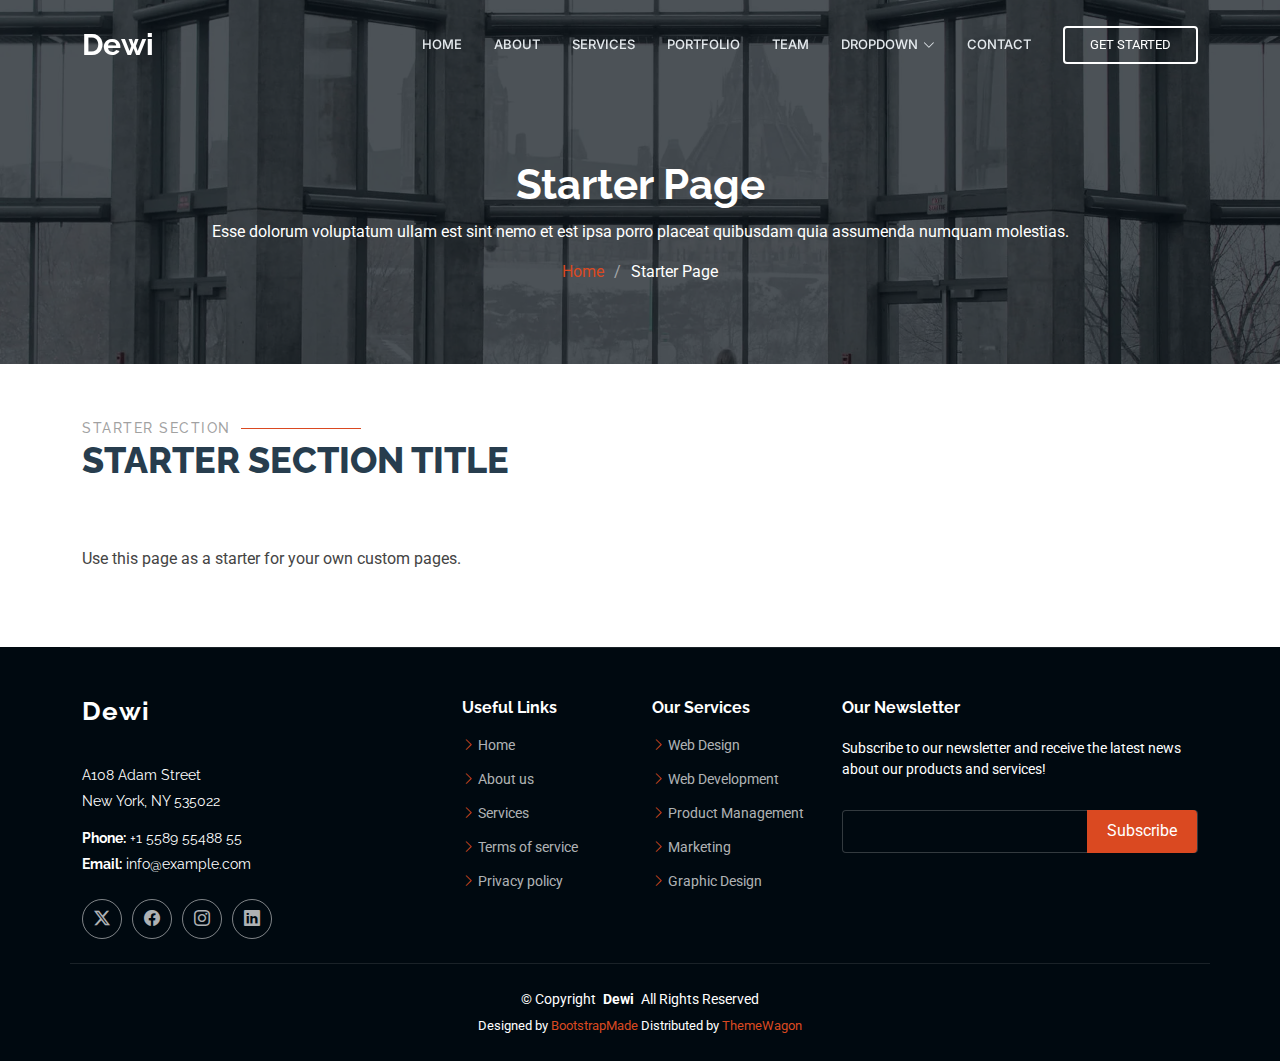
<file: starter-page.html>
<!DOCTYPE html>
<html lang="en">

<head>
  <meta charset="utf-8">
  <meta content="width=device-width, initial-scale=1.0" name="viewport">
  <title>Starter Page - Dewi Bootstrap Template</title>
  <meta name="description" content="">
  <meta name="keywords" content="">

  <!-- Favicons -->
  <link href="assets/img/favicon.png" rel="icon">
  <link href="assets/img/apple-touch-icon.png" rel="apple-touch-icon">

  <!-- Fonts -->
  <link href="https://fonts.googleapis.com" rel="preconnect">
  <link href="https://fonts.gstatic.com" rel="preconnect" crossorigin>
  <link href="https://fonts.googleapis.com/css2?family=Roboto:ital,wght@0,100;0,300;0,400;0,500;0,700;0,900;1,100;1,300;1,400;1,500;1,700;1,900&family=Raleway:ital,wght@0,100;0,200;0,300;0,400;0,500;0,600;0,700;0,800;0,900;1,100;1,200;1,300;1,400;1,500;1,600;1,700;1,800;1,900&family=Inter:wght@100;200;300;400;500;600;700;800;900&display=swap" rel="stylesheet">

  <!-- Vendor CSS Files -->
  <link href="assets/vendor/bootstrap/css/bootstrap.min.css" rel="stylesheet">
  <link href="assets/vendor/bootstrap-icons/bootstrap-icons.css" rel="stylesheet">
  <link href="assets/vendor/aos/aos.css" rel="stylesheet">
  <link href="assets/vendor/glightbox/css/glightbox.min.css" rel="stylesheet">
  <link href="assets/vendor/swiper/swiper-bundle.min.css" rel="stylesheet">

  <!-- Main CSS File -->
  <link href="assets/css/main.css" rel="stylesheet">

  <!-- =======================================================
  * Template Name: Dewi
  * Template URL: https://bootstrapmade.com/dewi-free-multi-purpose-html-template/
  * Updated: Aug 07 2024 with Bootstrap v5.3.3
  * Author: BootstrapMade.com
  * License: https://bootstrapmade.com/license/
  ======================================================== -->
</head>

<body class="starter-page-page">

  <header id="header" class="header d-flex align-items-center fixed-top">
    <div class="container-fluid container-xl position-relative d-flex align-items-center">

      <a href="index.html" class="logo d-flex align-items-center me-auto">
        <!-- Uncomment the line below if you also wish to use an image logo -->
        <!-- <img src="assets/img/logo.png" alt=""> -->
        <h1 class="sitename">Dewi</h1>
      </a>

      <nav id="navmenu" class="navmenu">
        <ul>
          <li><a href="#hero">Home</a></li>
          <li><a href="#about">About</a></li>
          <li><a href="#services">Services</a></li>
          <li><a href="#portfolio">Portfolio</a></li>
          <li><a href="#team">Team</a></li>
          <li class="dropdown"><a href="#"><span>Dropdown</span> <i class="bi bi-chevron-down toggle-dropdown"></i></a>
            <ul>
              <li><a href="#">Dropdown 1</a></li>
              <li class="dropdown"><a href="#"><span>Deep Dropdown</span> <i class="bi bi-chevron-down toggle-dropdown"></i></a>
                <ul>
                  <li><a href="#">Deep Dropdown 1</a></li>
                  <li><a href="#">Deep Dropdown 2</a></li>
                  <li><a href="#">Deep Dropdown 3</a></li>
                  <li><a href="#">Deep Dropdown 4</a></li>
                  <li><a href="#">Deep Dropdown 5</a></li>
                </ul>
              </li>
              <li><a href="#">Dropdown 2</a></li>
              <li><a href="#">Dropdown 3</a></li>
              <li><a href="#">Dropdown 4</a></li>
            </ul>
          </li>
          <li><a href="#contact">Contact</a></li>
        </ul>
        <i class="mobile-nav-toggle d-xl-none bi bi-list"></i>
      </nav>

      <a class="cta-btn" href="index.html#about">Get Started</a>

    </div>
  </header>

  <main class="main">

    <!-- Page Title -->
    <div class="page-title dark-background" data-aos="fade" style="background-image: url(assets/img/page-title-bg.webp);">
      <div class="container position-relative">
        <h1>Starter Page</h1>
        <p>Esse dolorum voluptatum ullam est sint nemo et est ipsa porro placeat quibusdam quia assumenda numquam molestias.</p>
        <nav class="breadcrumbs">
          <ol>
            <li><a href="index.html">Home</a></li>
            <li class="current">Starter Page</li>
          </ol>
        </nav>
      </div>
    </div><!-- End Page Title -->

    <!-- Starter Section Section -->
    <section id="starter-section" class="starter-section section">

      <!-- Section Title -->
      <div class="container section-title" data-aos="fade-up">
        <h2>Starter Section</h2>
        <p>Starter Section Title<br></p>
      </div><!-- End Section Title -->

      <div class="container" data-aos="fade-up">
        <p>Use this page as a starter for your own custom pages.</p>
      </div>

    </section><!-- /Starter Section Section -->

  </main>

  <footer id="footer" class="footer dark-background">

    <div class="container footer-top">
      <div class="row gy-4">
        <div class="col-lg-4 col-md-6 footer-about">
          <a href="index.html" class="logo d-flex align-items-center">
            <span class="sitename">Dewi</span>
          </a>
          <div class="footer-contact pt-3">
            <p>A108 Adam Street</p>
            <p>New York, NY 535022</p>
            <p class="mt-3"><strong>Phone:</strong> <span>+1 5589 55488 55</span></p>
            <p><strong>Email:</strong> <span>info@example.com</span></p>
          </div>
          <div class="social-links d-flex mt-4">
            <a href=""><i class="bi bi-twitter-x"></i></a>
            <a href=""><i class="bi bi-facebook"></i></a>
            <a href=""><i class="bi bi-instagram"></i></a>
            <a href=""><i class="bi bi-linkedin"></i></a>
          </div>
        </div>

        <div class="col-lg-2 col-md-3 footer-links">
          <h4>Useful Links</h4>
          <ul>
            <li><i class="bi bi-chevron-right"></i> <a href="#">Home</a></li>
            <li><i class="bi bi-chevron-right"></i> <a href="#">About us</a></li>
            <li><i class="bi bi-chevron-right"></i> <a href="#">Services</a></li>
            <li><i class="bi bi-chevron-right"></i> <a href="#">Terms of service</a></li>
            <li><i class="bi bi-chevron-right"></i> <a href="#">Privacy policy</a></li>
          </ul>
        </div>

        <div class="col-lg-2 col-md-3 footer-links">
          <h4>Our Services</h4>
          <ul>
            <li><i class="bi bi-chevron-right"></i> <a href="#">Web Design</a></li>
            <li><i class="bi bi-chevron-right"></i> <a href="#">Web Development</a></li>
            <li><i class="bi bi-chevron-right"></i> <a href="#">Product Management</a></li>
            <li><i class="bi bi-chevron-right"></i> <a href="#">Marketing</a></li>
            <li><i class="bi bi-chevron-right"></i> <a href="#">Graphic Design</a></li>
          </ul>
        </div>

        <div class="col-lg-4 col-md-12 footer-newsletter">
          <h4>Our Newsletter</h4>
          <p>Subscribe to our newsletter and receive the latest news about our products and services!</p>
          <form action="forms/newsletter.php" method="post" class="php-email-form">
            <div class="newsletter-form"><input type="email" name="email"><input type="submit" value="Subscribe"></div>
            <div class="loading">Loading</div>
            <div class="error-message"></div>
            <div class="sent-message">Your subscription request has been sent. Thank you!</div>
          </form>
        </div>

      </div>
    </div>

    <div class="container copyright text-center mt-4">
      <p>© <span>Copyright</span> <strong class="px-1 sitename">Dewi</strong> <span>All Rights Reserved</span></p>
      <div class="credits">
        <!-- All the links in the footer should remain intact. -->
        <!-- You can delete the links only if you've purchased the pro version. -->
        <!-- Licensing information: https://bootstrapmade.com/license/ -->
        <!-- Purchase the pro version with working PHP/AJAX contact form: [buy-url] -->
        Designed by <a href="https://bootstrapmade.com/">BootstrapMade</a> Distributed by <a href=“https://themewagon.com>ThemeWagon
      </div>
    </div>

  </footer>

  <!-- Scroll Top -->
  <a href="#" id="scroll-top" class="scroll-top d-flex align-items-center justify-content-center"><i class="bi bi-arrow-up-short"></i></a>

  <!-- Preloader -->
  <div id="preloader"></div>

  <!-- Vendor JS Files -->
  <script src="assets/vendor/bootstrap/js/bootstrap.bundle.min.js"></script>
  <script src="assets/vendor/php-email-form/validate.js"></script>
  <script src="assets/vendor/aos/aos.js"></script>
  <script src="assets/vendor/glightbox/js/glightbox.min.js"></script>
  <script src="assets/vendor/purecounter/purecounter_vanilla.js"></script>
  <script src="assets/vendor/swiper/swiper-bundle.min.js"></script>
  <script src="assets/vendor/imagesloaded/imagesloaded.pkgd.min.js"></script>
  <script src="assets/vendor/isotope-layout/isotope.pkgd.min.js"></script>

  <!-- Main JS File -->
  <script src="assets/js/main.js"></script>

</body>

</html>
</file>
<file: assets/css/main.css>
:root {
  --default-font: "Roboto",  system-ui, -apple-system, "Segoe UI", Roboto, "Helvetica Neue", Arial, "Noto Sans", "Liberation Sans", sans-serif, "Apple Color Emoji", "Segoe UI Emoji", "Segoe UI Symbol", "Noto Color Emoji";
  --heading-font: "Raleway",  sans-serif;
  --nav-font: "Inter",  sans-serif;
}


:root { 
  --background-color: #ffffff; 
  --default-color: #444444; 
  --heading-color: #273d4e; 
  --accent-color: #da4921; 
  --surface-color: #ffffff; 
  --contrast-color: #ffffff; 
}

:root {
  --nav-color: #e5eaee;  
  --nav-hover-color: #ff4a17; 
  --nav-mobile-background-color: #ffffff; 
  --nav-dropdown-background-color: #ffffff; 
  --nav-dropdown-color: #444444; 
  --nav-dropdown-hover-color: #ff4a17; 
}



.light-background {
  --background-color: #f1f4fa;
  --surface-color: #ffffff;
}

.dark-background {
  --background-color: #000910;
  --default-color: #ffffff;
  --heading-color: #ffffff;
  --surface-color: #28323a;
  --contrast-color: #ffffff;
}

/* Smooth scroll */
:root {
  scroll-behavior: smooth;
}

/*--------------------------------------------------------------
# General Styling & Shared Classes
--------------------------------------------------------------*/
body {
  color: var(--default-color);
  background-color: var(--background-color);
  font-family: var(--default-font);
}

a {
  color: var(--accent-color);
  text-decoration: none;
  transition: 0.3s;
}

a:hover {
  color: color-mix(in srgb, var(--accent-color), transparent 25%);
  text-decoration: none;
}

h1,
h2,
h3,
h4,
h5,
h6 {
  color: var(--heading-color);
  font-family: var(--heading-font);
}

/* PHP Email Form Messages
------------------------------*/
.php-email-form .error-message {
  display: none;
  background: #df1529;
  color: #ffffff;
  text-align: left;
  padding: 15px;
  margin-bottom: 24px;
  font-weight: 600;
}

.php-email-form .sent-message {
  display: none;
  color: #ffffff;
  background: #059652;
  text-align: center;
  padding: 15px;
  margin-bottom: 24px;
  font-weight: 600;
}

.php-email-form .loading {
  display: none;
  background: var(--surface-color);
  text-align: center;
  padding: 15px;
  margin-bottom: 24px;
}

.php-email-form .loading:before {
  content: "";
  display: inline-block;
  border-radius: 50%;
  width: 24px;
  height: 24px;
  margin: 0 10px -6px 0;
  border: 3px solid var(--accent-color);
  border-top-color: var(--surface-color);
  animation: php-email-form-loading 1s linear infinite;
}

@keyframes php-email-form-loading {
  0% {
    transform: rotate(0deg);
  }

  100% {
    transform: rotate(360deg);
  }
}

/* Pulsating Play Button
------------------------------*/
.pulsating-play-btn {
  width: 94px;
  height: 94px;
  background: radial-gradient(var(--accent-color) 50%, color-mix(in srgb, var(--accent-color), transparent 75%) 52%);
  border-radius: 50%;
  display: block;
  position: relative;
  overflow: hidden;
}

.pulsating-play-btn:before {
  content: "";
  position: absolute;
  width: 120px;
  height: 120px;
  animation-delay: 0s;
  animation: pulsate-play-btn 2s;
  animation-direction: forwards;
  animation-iteration-count: infinite;
  animation-timing-function: steps;
  opacity: 1;
  border-radius: 50%;
  border: 5px solid color-mix(in srgb, var(--accent-color), transparent 30%);
  top: -15%;
  left: -15%;
  background: rgba(198, 16, 0, 0);
}

.pulsating-play-btn:after {
  content: "";
  position: absolute;
  left: 50%;
  top: 50%;
  transform: translateX(-40%) translateY(-50%);
  width: 0;
  height: 0;
  border-top: 10px solid transparent;
  border-bottom: 10px solid transparent;
  border-left: 15px solid #fff;
  z-index: 100;
  transition: all 400ms cubic-bezier(0.55, 0.055, 0.675, 0.19);
}

.pulsating-play-btn:hover:before {
  content: "";
  position: absolute;
  left: 50%;
  top: 50%;
  transform: translateX(-40%) translateY(-50%);
  width: 0;
  height: 0;
  border: none;
  border-top: 10px solid transparent;
  border-bottom: 10px solid transparent;
  border-left: 15px solid #fff;
  z-index: 200;
  animation: none;
  border-radius: 0;
}

.pulsating-play-btn:hover:after {
  border-left: 15px solid var(--accent-color);
  transform: scale(20);
}

@keyframes pulsate-play-btn {
  0% {
    transform: scale(0.6, 0.6);
    opacity: 1;
  }

  100% {
    transform: scale(1, 1);
    opacity: 0;
  }
}

/*--------------------------------------------------------------
# Global Header
--------------------------------------------------------------*/
.header {
  --background-color: rgba(0, 0, 0, 0);
  --default-color: #ffffff;
  --heading-color: #ffffff;
  color: var(--default-color);
  background-color: var(--background-color);
  padding: 20px 0;
  transition: all 0.5s;
  z-index: 997;
}

.header .logo {
  line-height: 1;
}

.header .logo img {
  max-height: 36px;
  margin-right: 8px;
}

.header .logo h1 {
  font-size: 30px;
  margin: 0;
  font-weight: 700;
  color: var(--heading-color);
}

.header .cta-btn,
.header .cta-btn:focus {
  color: var(--contrast-color);
  font-size: 13px;
  padding: 7px 25px;
  margin: 0 0 0 30px;
  border-radius: 4px;
  transition: 0.3s;
  text-transform: uppercase;
  border: 2px solid var(--contrast-color);
}

.header .cta-btn:hover,
.header .cta-btn:focus:hover {
  color: var(--contrast-color);
  background: var(--accent-color);
  border-color: var(--accent-color);
}

@media (max-width: 1200px) {
  .header .logo {
    order: 1;
  }

  .header .cta-btn {
    order: 2;
    margin: 0 15px 0 0;
    padding: 6px 15px;
  }

  .header .navmenu {
    order: 3;
  }
}

.scrolled .header {
  box-shadow: 0px 0 18px rgba(0, 0, 0, 0.1);
}

/* Global Header on Scroll
------------------------------*/
.scrolled .header {
  --background-color: rgba(21, 34, 43, 0.85);
}

/*--------------------------------------------------------------
# Navigation Menu
--------------------------------------------------------------*/
/* Desktop Navigation */
@media (min-width: 1200px) {
  .navmenu {
    padding: 0;
  }

  .navmenu ul {
    margin: 0;
    padding: 0;
    display: flex;
    list-style: none;
    align-items: center;
  }

  .navmenu li {
    position: relative;
  }

  .navmenu>ul>li {
    white-space: nowrap;
    padding: 15px 14px;
  }

  .navmenu>ul>li:last-child {
    padding-right: 0;
  }

  .navmenu a,
  .navmenu a:focus {
    color: var(--nav-color);
    font-size: 13px;
    padding: 0 2px;
    font-family: var(--nav-font);
    font-weight: 500;
    display: flex;
    align-items: center;
    justify-content: space-between;
    white-space: nowrap;
    transition: 0.3s;
    position: relative;
    text-transform: uppercase;
  }

  .navmenu a i,
  .navmenu a:focus i {
    font-size: 12px;
    line-height: 0;
    margin-left: 5px;
    transition: 0.3s;
  }

  .navmenu>ul>li>a:before {
    content: "";
    position: absolute;
    height: 2px;
    bottom: -6px;
    left: 0;
    background-color: var(--nav-hover-color);
    visibility: hidden;
    width: 0px;
    transition: all 0.3s ease-in-out 0s;
  }

  .navmenu a:hover:before,
  .navmenu li:hover>a:before,
  .navmenu .active:before {
    visibility: visible;
    width: 100%;
  }

  .navmenu li:hover>a,
  .navmenu .active,
  .navmenu .active:focus {
    color: color-mix(in srgb, var(--nav-color) 90%, white 15%);
  }

  .navmenu .dropdown ul {
    margin: 0;
    padding: 10px 0;
    background: var(--nav-dropdown-background-color);
    display: block;
    position: absolute;
    visibility: hidden;
    left: 14px;
    top: 130%;
    opacity: 0;
    transition: 0.3s;
    border-radius: 4px;
    z-index: 99;
    box-shadow: 0px 0px 30px rgba(0, 0, 0, 0.1);
  }

  .navmenu .dropdown ul li {
    min-width: 200px;
  }

  .navmenu .dropdown ul a {
    padding: 10px 20px;
    font-size: 15px;
    text-transform: none;
    color: var(--nav-dropdown-color);
  }

  .navmenu .dropdown ul a i {
    font-size: 12px;
  }

  .navmenu .dropdown ul a:hover,
  .navmenu .dropdown ul .active:hover,
  .navmenu .dropdown ul li:hover>a {
    color: var(--nav-dropdown-hover-color);
  }

  .navmenu .dropdown:hover>ul {
    opacity: 1;
    top: 100%;
    visibility: visible;
  }

  .navmenu .dropdown .dropdown ul {
    top: 0;
    left: -90%;
    visibility: hidden;
  }

  .navmenu .dropdown .dropdown:hover>ul {
    opacity: 1;
    top: 0;
    left: -100%;
    visibility: visible;
  }
}

/* Mobile Navigation */
@media (max-width: 1199px) {
  .mobile-nav-toggle {
    color: var(--nav-color);
    font-size: 28px;
    line-height: 0;
    margin-right: 10px;
    cursor: pointer;
    transition: color 0.3s;
  }

  .navmenu {
    padding: 0;
    z-index: 9997;
  }

  .navmenu ul {
    display: none;
    list-style: none;
    position: absolute;
    inset: 60px 20px 20px 20px;
    padding: 10px 0;
    margin: 0;
    border-radius: 6px;
    background-color: var(--nav-mobile-background-color);
    border: 1px solid color-mix(in srgb, var(--default-color), transparent 90%);
    box-shadow: none;
    overflow-y: auto;
    transition: 0.3s;
    z-index: 9998;
  }

  .navmenu a,
  .navmenu a:focus {
    color: var(--nav-dropdown-color);
    padding: 10px 20px;
    font-family: var(--nav-font);
    font-size: 17px;
    font-weight: 500;
    display: flex;
    align-items: center;
    justify-content: space-between;
    white-space: nowrap;
    transition: 0.3s;
  }

  .navmenu a i,
  .navmenu a:focus i {
    font-size: 12px;
    line-height: 0;
    margin-left: 5px;
    width: 30px;
    height: 30px;
    display: flex;
    align-items: center;
    justify-content: center;
    border-radius: 50%;
    transition: 0.3s;
    background-color: color-mix(in srgb, var(--accent-color), transparent 90%);
  }

  .navmenu a i:hover,
  .navmenu a:focus i:hover {
    background-color: var(--accent-color);
    color: var(--contrast-color);
  }

  .navmenu a:hover,
  .navmenu .active,
  .navmenu .active:focus {
    color: var(--nav-dropdown-hover-color);
  }

  .navmenu .active i,
  .navmenu .active:focus i {
    background-color: var(--accent-color);
    color: var(--contrast-color);
    transform: rotate(180deg);
  }

  .navmenu .dropdown ul {
    position: static;
    display: none;
    z-index: 99;
    padding: 10px 0;
    margin: 10px 20px;
    background-color: var(--nav-dropdown-background-color);
    transition: all 0.5s ease-in-out;
  }

  .navmenu .dropdown ul ul {
    background-color: rgba(33, 37, 41, 0.1);
  }

  .navmenu .dropdown>.dropdown-active {
    display: block;
    background-color: rgba(33, 37, 41, 0.03);
  }

  .mobile-nav-active {
    overflow: hidden;
  }

  .mobile-nav-active .mobile-nav-toggle {
    color: #fff;
    position: absolute;
    font-size: 32px;
    top: 15px;
    right: 15px;
    margin-right: 0;
    z-index: 9999;
  }

  .mobile-nav-active .navmenu {
    position: fixed;
    overflow: hidden;
    inset: 0;
    background: rgba(33, 37, 41, 0.8);
    transition: 0.3s;
  }

  .mobile-nav-active .navmenu>ul {
    display: block;
  }
}

/*--------------------------------------------------------------
# Global Footer
--------------------------------------------------------------*/
.footer {
  color: var(--default-color);
  background-color: var(--background-color);
  font-size: 14px;
  position: relative;
}

.footer .footer-top {
  padding-top: 50px;
  border-top: 1px solid color-mix(in srgb, var(--default-color), transparent 90%);
}

.footer .footer-about .logo {
  line-height: 1;
  margin-bottom: 25px;
}

.footer .footer-about .logo img {
  max-height: 40px;
  margin-right: 6px;
}

.footer .footer-about .logo span {
  font-size: 26px;
  font-weight: 700;
  letter-spacing: 1px;
  font-family: var(--heading-font);
  color: var(--heading-color);
}

.footer .footer-about p {
  font-size: 14px;
  font-family: var(--heading-font);
}

.footer .social-links a {
  display: flex;
  align-items: center;
  justify-content: center;
  width: 40px;
  height: 40px;
  border-radius: 50%;
  border: 1px solid color-mix(in srgb, var(--default-color), transparent 50%);
  font-size: 16px;
  color: color-mix(in srgb, var(--default-color), transparent 30%);
  margin-right: 10px;
  transition: 0.3s;
}

.footer .social-links a:hover {
  color: var(--accent-color);
  border-color: var(--accent-color);
}

.footer h4 {
  font-size: 16px;
  font-weight: bold;
  position: relative;
  padding-bottom: 12px;
}

.footer .footer-links {
  margin-bottom: 30px;
}

.footer .footer-links ul {
  list-style: none;
  padding: 0;
  margin: 0;
}

.footer .footer-links ul i {
  padding-right: 3px;
  font-size: 13px;
  line-height: 0;
  color: var(--accent-color);
}

.footer .footer-links ul li {
  padding: 10px 0;
  display: flex;
  align-items: center;
}

.footer .footer-links ul li:first-child {
  padding-top: 0;
}

.footer .footer-links ul a {
  color: color-mix(in srgb, var(--default-color), transparent 30%);
  display: inline-block;
  line-height: 1;
}

.footer .footer-links ul a:hover {
  color: var(--accent-color);
}

.footer .footer-contact p {
  margin-bottom: 5px;
}

.footer .footer-newsletter .newsletter-form {
  margin-top: 30px;
  margin-bottom: 15px;
  padding: 6px 8px;
  position: relative;
  border-radius: 4px;
  border: 1px solid color-mix(in srgb, var(--default-color), transparent 80%);
  display: flex;
  background-color: var(--background-color);
  transition: 0.3s;
}

.footer .footer-newsletter .newsletter-form:focus-within {
  border-color: var(--accent-color);
}

.footer .footer-newsletter .newsletter-form input[type=email] {
  border: 0;
  padding: 4px;
  width: 100%;
  background-color: var(--background-color);
  color: var(--default-color);
}

.footer .footer-newsletter .newsletter-form input[type=email]:focus-visible {
  outline: none;
}

.footer .footer-newsletter .newsletter-form input[type=submit] {
  border: 0;
  font-size: 16px;
  padding: 0 20px;
  margin: -7px -8px -7px 0;
  background: var(--accent-color);
  color: var(--contrast-color);
  transition: 0.3s;
  border-radius: 0 4px 4px 0;
}

.footer .footer-newsletter .newsletter-form input[type=submit]:hover {
  background: color-mix(in srgb, var(--accent-color), transparent 20%);
}

.footer .copyright {
  padding: 25px 0;
  border-top: 1px solid color-mix(in srgb, var(--default-color), transparent 90%);
}

.footer .copyright p {
  margin-bottom: 0;
}

.footer .credits {
  margin-top: 6px;
  font-size: 13px;
}

/*--------------------------------------------------------------
# Preloader
--------------------------------------------------------------*/
#preloader {
  position: fixed;
  inset: 0;
  z-index: 999999;
  overflow: hidden;
  background: var(--background-color);
  transition: all 0.6s ease-out;
}

#preloader:before {
  content: "";
  position: fixed;
  top: calc(50% - 30px);
  left: calc(50% - 30px);
  border: 6px solid #ffffff;
  border-color: var(--accent-color) transparent var(--accent-color) transparent;
  border-radius: 50%;
  width: 60px;
  height: 60px;
  animation: animate-preloader 1.5s linear infinite;
}

@keyframes animate-preloader {
  0% {
    transform: rotate(0deg);
  }

  100% {
    transform: rotate(360deg);
  }
}

/*--------------------------------------------------------------
# Scroll Top Button
--------------------------------------------------------------*/
.scroll-top {
  position: fixed;
  visibility: hidden;
  opacity: 0;
  right: 15px;
  bottom: 15px;
  z-index: 99999;
  background-color: var(--accent-color);
  width: 40px;
  height: 40px;
  border-radius: 4px;
  transition: all 0.4s;
}

.scroll-top i {
  font-size: 24px;
  color: var(--contrast-color);
  line-height: 0;
}

.scroll-top:hover {
  background-color: color-mix(in srgb, var(--accent-color), transparent 20%);
  color: var(--contrast-color);
}

.scroll-top.active {
  visibility: visible;
  opacity: 1;
}

/*--------------------------------------------------------------
# Disable aos animation delay on mobile devices
--------------------------------------------------------------*/
@media screen and (max-width: 768px) {
  [data-aos-delay] {
    transition-delay: 0 !important;
  }
}

/*--------------------------------------------------------------
# Global Page Titles & Breadcrumbs
--------------------------------------------------------------*/
.page-title {
  color: var(--default-color);
  background-color: var(--background-color);
  background-size: cover;
  background-position: center;
  background-repeat: no-repeat;
  padding: 160px 0 80px 0;
  text-align: center;
  position: relative;
}

.page-title:before {
  content: "";
  background: color-mix(in srgb, var(--background-color), transparent 30%);
  position: absolute;
  inset: 0;
}

.page-title h1 {
  font-size: 42px;
  font-weight: 700;
  margin-bottom: 10px;
}

.page-title .breadcrumbs ol {
  display: flex;
  flex-wrap: wrap;
  list-style: none;
  justify-content: center;
  padding: 0;
  margin: 0;
  font-size: 16px;
  font-weight: 400;
}

.page-title .breadcrumbs ol li+li {
  padding-left: 10px;
}

.page-title .breadcrumbs ol li+li::before {
  content: "/";
  display: inline-block;
  padding-right: 10px;
  color: color-mix(in srgb, var(--default-color), transparent 50%);
}

/*--------------------------------------------------------------
# Global Sections
--------------------------------------------------------------*/
section,
.section {
  color: var(--default-color);
  background-color: var(--background-color);
  padding: 60px 0;
  scroll-margin-top: 90px;
  overflow: clip;
}

@media (max-width: 1199px) {

  section,
  .section {
    scroll-margin-top: 76px;
  }
}

/*--------------------------------------------------------------
# Global Section Titles
--------------------------------------------------------------*/
.section-title {
  padding-bottom: 60px;
  position: relative;
}

.section-title h2 {
  font-size: 14px;
  font-weight: 500;
  padding: 0;
  line-height: 1px;
  margin: 0;
  letter-spacing: 1.5px;
  text-transform: uppercase;
  color: color-mix(in srgb, var(--default-color), transparent 50%);
  position: relative;
}

.section-title h2::after {
  content: "";
  width: 120px;
  height: 1px;
  display: inline-block;
  background: var(--accent-color);
  margin: 4px 10px;
}

.section-title p {
  color: var(--heading-color);
  margin: 0;
  font-size: 36px;
  font-weight: 800;
  text-transform: uppercase;
  font-family: var(--heading-font);
}

@media (max-width: 768px) {
  .section-title p {
    font-size: 24px;
  }
}

/*--------------------------------------------------------------
# Hero Section
--------------------------------------------------------------*/
.hero {
  width: 100%;
  min-height: 100vh;
  position: relative;
  padding: 80px 0;
  display: flex;
  align-items: center;
  justify-content: center;
}

.hero img {
  position: absolute;
  inset: 0;
  display: block;
  width: 100%;
  height: 100%;
  object-fit: cover;
  z-index: 1;
}

.hero:before {
  content: "";
  background: color-mix(in srgb, var(--background-color), transparent 30%);
  position: absolute;
  inset: 0;
  z-index: 2;
}

.hero .container {
  position: relative;
  z-index: 3;
}

.hero h2 {
  margin: 0;
  font-size: 48px;
  font-weight: 700;
  text-transform: uppercase;
}

.hero p {
  color: color-mix(in srgb, var(--default-color), transparent 20%);
  margin: 10px 0 0 0;
  font-size: 24px;
}

.hero .btn-get-started {
  background: var(--accent-color);
  color: var(--contrast-color);
  font-weight: 400;
  font-size: 14px;
  letter-spacing: 1px;
  display: inline-block;
  padding: 10px 30px;
  border-radius: 4px;
  transition: 0.3s;
  text-transform: uppercase;
}

.hero .btn-get-started:hover {
  background: color-mix(in srgb, var(--accent-color), transparent 20%);
}
.hero .btn-request-quote {
  background: var(--heading-color);
  font-weight: 400;
  font-size: 14px;
  letter-spacing: 1px;
  display: inline-block;
  padding: 10px 30px;
  border-radius: 4px;
  transition: 0.3s;
  text-transform: uppercase;
  margin-left: 10px;
}

.hero .btn-request-quote:hover {
  background: color-mix(in srgb, var(--heading-color), transparent 20%);
}
.hero .btn-watch-video {
  font-size: 16px;
  transition: 0.5s;
  margin-left: 25px;
  font-weight: 400;
  color: var(--default-color);
}

.hero .btn-watch-video i {
  color: var(--accent-color);
  font-size: 32px;
  transition: 0.3s;
  line-height: 0;
  margin-right: 8px;
}

.hero .btn-watch-video:hover {
  color: var(--accent-color);
}

.hero .btn-watch-video:hover i {
  color: color-mix(in srgb, var(--accent-color), transparent 20%);
}

@media (max-width: 768px) {
  .hero h2 {
    font-size: 32px;
  }

  .hero p {
    font-size: 18px;
  }
}

/*--------------------------------------------------------------
# About Section
--------------------------------------------------------------*/
.about h3 {
  font-weight: 700;
  font-size: 28px;
  margin-bottom: 20px;
}

.about .fst-italic {
  color: color-mix(in srgb, var(--default-color), var(--contrast-color) 50%);
}

.about .content ul {
  list-style: none;
  padding: 0;
}

.about .content ul li {
  padding: 0 0 10px 30px;
  position: relative;
}

.about .content ul i {
  position: absolute;
  font-size: 20px;
  left: 0;
  top: -3px;
  color: var(--accent-color);
}

.about .content p:last-child {
  margin-bottom: 0;
}

.about .pulsating-play-btn {
  position: absolute;
  left: calc(50% - 47px);
  top: calc(50% - 47px);
}

/*--------------------------------------------------------------
# Stats Section
--------------------------------------------------------------*/
.stats .stats-item {
  background-color: var(--surface-color);
  box-shadow: 0px 0 30px rgba(0, 0, 0, 0.1);
  padding: 30px;
}

.stats .stats-item i {
  color: var(--accent-color);
  font-size: 42px;
  line-height: 0;
  margin-right: 20px;
}

.stats .stats-item span {
  color: var(--heading-color);
  font-size: 36px;
  display: block;
  font-weight: 600;
}

.stats .stats-item p {
  padding: 0;
  margin: 0;
  font-family: var(--heading-font);
  font-size: 16px;
}

/*--------------------------------------------------------------
# Services Section
--------------------------------------------------------------*/
.services .img {
  border-radius: 8px;
  overflow: hidden;
}

.services .img img {
  transition: 0.6s;
}

.services .details {
  background: color-mix(in srgb, var(--surface-color), transparent 5%);
  padding: 50px 30px;
  margin: -100px 30px 0 30px;
  transition: all ease-in-out 0.3s;
  position: relative;
  text-align: center;
  border-radius: 8px;
  box-shadow: 0px 0 25px rgba(0, 0, 0, 0.1);
}

.services .details .icon {
  margin: 0;
  width: 72px;
  height: 72px;
  background: var(--accent-color);
  color: var(--contrast-color);
  border: 6px solid var(--contrast-color);
  border-radius: 50px;
  display: flex;
  align-items: center;
  justify-content: center;
  margin-bottom: 20px;
  font-size: 28px;
  transition: ease-in-out 0.3s;
  position: absolute;
  top: -36px;
  left: calc(50% - 36px);
}

.services .details h3 {
  font-weight: 700;
  margin: 10px 0 15px 0;
  font-size: 22px;
  transition: ease-in-out 0.3s;
}

.services .details p {
  color: color-mix(in srgb, var(--default-color), transparent 10%);
  line-height: 24px;
  font-size: 14px;
  margin-bottom: 0;
}

.services .service-item:hover .details h3 {
  color: var(--accent-color);
}

.services .service-item:hover .details .icon {
  background: var(--surface-color);
  border: 2px solid var(--accent-color);
}

.services .service-item:hover .details .icon i {
  color: var(--accent-color);
}

.services .service-item:hover .img img {
  transform: scale(1.2);
}

/*--------------------------------------------------------------
# Clients Section
--------------------------------------------------------------*/
.clients {
  padding: 20px 0;
}

.clients .client-logo {
  display: flex;
  justify-content: center;
  align-items: center;
  overflow: hidden;
}

.clients .client-logo img {
  padding: 20px 40px;
  max-width: 90%;
  transition: 0.3s;
  opacity: 0.5;
  filter: grayscale(100);
}

.clients .client-logo img:hover {
  filter: none;
  opacity: 1;
}

@media (max-width: 640px) {
  .clients .client-logo img {
    padding: 20px;
  }
}

/*--------------------------------------------------------------
# Features Section
--------------------------------------------------------------*/
.features .nav-tabs {
  border: 0;
}

.features .nav-link {
  background-color: var(--surface-color);
  color: var(--heading-color);
  border: 1px solid color-mix(in srgb, var(--default-color), transparent 85%);
  padding: 15px 20px;
  transition: 0.3s;
  border-radius: 0;
  display: flex;
  align-items: center;
  justify-content: center;
  cursor: pointer;
  height: 100%;
}

.features .nav-link i {
  padding-right: 15px;
  font-size: 48px;
}

.features .nav-link h4 {
  font-size: 18px;
  font-weight: 600;
  margin: 0;
}

.features .nav-link:hover {
  color: var(--accent-color);
  border-color: var(--accent-color);
}

.features .nav-link.active {
  background: var(--accent-color);
  color: var(--contrast-color);
  border-color: var(--accent-color);
}

.features .nav-link.active h4 {
  color: var(--contrast-color);
}

@media (max-width: 768px) {
  .features .nav-link i {
    padding: 0;
    line-height: 1;
    font-size: 36px;
  }
}

@media (max-width: 575px) {
  .features .nav-link {
    padding: 15px;
  }

  .features .nav-link i {
    font-size: 24px;
  }
}

.features .tab-content {
  margin-top: 30px;
}

.features .tab-pane h3 {
  color: var(--heading-color);
  font-weight: 700;
  font-size: 26px;
}

.features .tab-pane ul {
  list-style: none;
  padding: 0;
}

.features .tab-pane ul li {
  padding-bottom: 10px;
}

.features .tab-pane ul i {
  font-size: 20px;
  padding-right: 4px;
  color: var(--accent-color);
}

.features .tab-pane p:last-child {
  margin-bottom: 0;
}

/*--------------------------------------------------------------
# Services 2 Section
--------------------------------------------------------------*/
.services-2 .service-item {
  background-color: var(--surface-color);
  padding: 30px;
  border: 1px solid color-mix(in srgb, var(--default-color), transparent 85%);
  transition: 0.3s;
}

.services-2 .service-item .icon {
  font-size: 36px;
  line-height: 0;
  margin-right: 30px;
  color: var(--accent-color);
}

.services-2 .service-item .title {
  font-weight: 700;
  margin-bottom: 15px;
  font-size: 20px;
}

.services-2 .service-item .title a {
  color: var(--heading-color);
}

.services-2 .service-item .description {
  line-height: 24px;
  font-size: 14px;
  margin: 0;
}

.services-2 .service-item:hover {
  border-color: var(--accent-color);
}

.services-2 .service-item:hover .title a {
  color: var(--accent-color);
}

/*--------------------------------------------------------------
# Testimonials Section
--------------------------------------------------------------*/
.testimonials {
  padding: 80px 0;
  position: relative;
}

.testimonials:before {
  content: "";
  background: color-mix(in srgb, var(--background-color), transparent 30%);
  position: absolute;
  inset: 0;
  z-index: 2;
}

.testimonials .testimonials-bg {
  position: absolute;
  inset: 0;
  display: block;
  width: 100%;
  height: 100%;
  object-fit: cover;
  z-index: 1;
}

.testimonials .container {
  position: relative;
  z-index: 3;
}

.testimonials .testimonials-carousel,
.testimonials .testimonials-slider {
  overflow: hidden;
}

.testimonials .testimonial-item {
  text-align: center;
}

.testimonials .testimonial-item .testimonial-img {
  width: 100px;
  border-radius: 50%;
  border: 6px solid color-mix(in srgb, var(--default-color), transparent 85%);
  margin: 0 auto;
}

.testimonials .testimonial-item h3 {
  font-size: 20px;
  font-weight: bold;
  margin: 10px 0 5px 0;
}

.testimonials .testimonial-item h4 {
  font-size: 14px;
  margin: 0 0 15px 0;
  color: color-mix(in srgb, var(--default-color), transparent 40%);
}

.testimonials .testimonial-item .stars {
  margin-bottom: 15px;
}

.testimonials .testimonial-item .stars i {
  color: #ffc107;
  margin: 0 1px;
}

.testimonials .testimonial-item .quote-icon-left,
.testimonials .testimonial-item .quote-icon-right {
  color: color-mix(in srgb, var(--default-color), transparent 40%);
  font-size: 26px;
  line-height: 0;
}

.testimonials .testimonial-item .quote-icon-left {
  display: inline-block;
  left: -5px;
  position: relative;
}

.testimonials .testimonial-item .quote-icon-right {
  display: inline-block;
  right: -5px;
  position: relative;
  top: 10px;
  transform: scale(-1, -1);
}

.testimonials .testimonial-item p {
  font-style: italic;
  margin: 0 auto 15px auto;
}

.testimonials .swiper-wrapper {
  height: auto;
}

.testimonials .swiper-pagination {
  margin-top: 20px;
  position: relative;
}

.testimonials .swiper-pagination .swiper-pagination-bullet {
  width: 12px;
  height: 12px;
  background-color: color-mix(in srgb, var(--default-color), transparent 50%);
  opacity: 0.5;
}

.testimonials .swiper-pagination .swiper-pagination-bullet-active {
  background-color: var(--default-color);
  opacity: 1;
}

@media (min-width: 992px) {
  .testimonials .testimonial-item p {
    width: 80%;
  }
}

/*--------------------------------------------------------------
# Portfolio Section
--------------------------------------------------------------*/
.portfolio .portfolio-filters {
  padding: 0;
  margin: 0 auto 20px auto;
  list-style: none;
  text-align: center;
}

.portfolio .portfolio-filters li {
  cursor: pointer;
  display: inline-block;
  padding: 0;
  font-size: 18px;
  font-weight: 500;
  margin: 0 10px;
  line-height: 1;
  margin-bottom: 5px;
  transition: all 0.3s ease-in-out;
}

.portfolio .portfolio-filters li:hover,
.portfolio .portfolio-filters li.filter-active {
  color: var(--accent-color);
}

.portfolio .portfolio-filters li:first-child {
  margin-left: 0;
}

.portfolio .portfolio-filters li:last-child {
  margin-right: 0;
}

@media (max-width: 575px) {
  .portfolio .portfolio-filters li {
    font-size: 14px;
    margin: 0 5px;
  }
}

.portfolio .portfolio-content {
  position: relative;
  overflow: hidden;
}

.portfolio .portfolio-content img {
  transition: 0.3s;
}

.portfolio .portfolio-content .portfolio-info {
  opacity: 0;
  position: absolute;
  inset: 0;
  z-index: 3;
  transition: all ease-in-out 0.3s;
  background: rgba(0, 0, 0, 0.6);
  padding: 15px;
}

.portfolio .portfolio-content .portfolio-info h4 {
  font-size: 14px;
  padding: 5px 10px;
  font-weight: 400;
  color: #ffffff;
  display: inline-block;
  background-color: var(--accent-color);
}

.portfolio .portfolio-content .portfolio-info p {
  position: absolute;
  bottom: 10px;
  text-align: center;
  display: inline-block;
  left: 0;
  right: 0;
  font-size: 16px;
  font-weight: 600;
  color: rgba(255, 255, 255, 0.8);
}

.portfolio .portfolio-content .portfolio-info .preview-link,
.portfolio .portfolio-content .portfolio-info .details-link {
  position: absolute;
  left: calc(50% - 40px);
  font-size: 26px;
  top: calc(50% - 14px);
  color: #fff;
  transition: 0.3s;
  line-height: 1.2;
}

.portfolio .portfolio-content .portfolio-info .preview-link:hover,
.portfolio .portfolio-content .portfolio-info .details-link:hover {
  color: var(--accent-color);
}

.portfolio .portfolio-content .portfolio-info .details-link {
  left: 50%;
  font-size: 34px;
  line-height: 0;
}

.portfolio .portfolio-content:hover .portfolio-info {
  opacity: 1;
}

.portfolio .portfolio-content:hover img {
  transform: scale(1.1);
}

/*--------------------------------------------------------------
# Team Section
--------------------------------------------------------------*/
.team .member {
  position: relative;
}

.team .member .pic {
  overflow: hidden;
  margin-bottom: 50px;
}

.team .member .member-info {
  background-color: var(--surface-color);
  color: color-mix(in srgb, var(--default-color), transparent 20%);
  box-shadow: 0px 2px 15px rgba(0, 0, 0, 0.1);
  position: absolute;
  bottom: -50px;
  left: 20px;
  right: 20px;
  padding: 20px 15px;
  overflow: hidden;
  transition: 0.5s;
}

.team .member h4 {
  font-weight: 700;
  margin-bottom: 10px;
  font-size: 16px;
  position: relative;
  padding-bottom: 10px;
}

.team .member h4::after {
  content: "";
  position: absolute;
  display: block;
  width: 50px;
  height: 1px;
  background: color-mix(in srgb, var(--default-color), transparent 60%);
  bottom: 0;
  left: 0;
}

.team .member span {
  font-style: italic;
  display: block;
  font-size: 13px;
}

.team .member .social {
  position: absolute;
  right: 15px;
  bottom: 15px;
}

.team .member .social a {
  transition: color 0.3s;
  color: color-mix(in srgb, var(--default-color), transparent 70%);
}

.team .member .social a:hover {
  color: var(--accent-color);
}

.team .member .social i {
  font-size: 16px;
  margin: 0 2px;
}

/*--------------------------------------------------------------
# Contact Section
--------------------------------------------------------------*/
.contact .info-item {
  background-color: var(--surface-color);
  box-shadow: 0px 0px 20px rgba(0, 0, 0, 0.1);
  padding: 24px 0 30px 0;
}

.contact .info-item i {
  font-size: 20px;
  color: var(--accent-color);
  width: 56px;
  height: 56px;
  font-size: 24px;
  display: flex;
  justify-content: center;
  align-items: center;
  border-radius: 4px;
  transition: all 0.3s ease-in-out;
  border-radius: 50%;
  border: 2px dotted color-mix(in srgb, var(--accent-color), transparent 40%);
}

.contact .info-item h3 {
  font-size: 20px;
  color: color-mix(in srgb, var(--default-color), transparent 20%);
  font-size: 18px;
  font-weight: 700;
  margin: 10px 0;
}

.contact .info-item p {
  padding: 0;
  margin-bottom: 0;
  font-size: 14px;
}

.contact .php-email-form {
  background-color: var(--surface-color);
  box-shadow: 0px 0px 20px rgba(0, 0, 0, 0.1);
  height: 100%;
  padding: 30px;
}

@media (max-width: 575px) {
  .contact .php-email-form {
    padding: 20px;
  }
}

.contact .php-email-form input[type=text],
.contact .php-email-form input[type=email],
.contact .php-email-form textarea {
  font-size: 14px;
  padding: 10px 15px;
  box-shadow: none;
  border-radius: 0;
  color: var(--default-color);
  background-color: var(--surface-color);
  border-color: color-mix(in srgb, var(--default-color), transparent 80%);
}

.contact .php-email-form input[type=text]:focus,
.contact .php-email-form input[type=email]:focus,
.contact .php-email-form textarea:focus {
  border-color: var(--accent-color);
}

.contact .php-email-form input[type=text]::placeholder,
.contact .php-email-form input[type=email]::placeholder,
.contact .php-email-form textarea::placeholder {
  color: color-mix(in srgb, var(--default-color), transparent 70%);
}

.contact .php-email-form button[type=submit] {
  color: var(--contrast-color);
  background: var(--accent-color);
  border: 0;
  padding: 10px 30px;
  transition: 0.4s;
  border-radius: 50px;
}

.contact .php-email-form button[type=submit]:hover {
  background: color-mix(in srgb, var(--accent-color), transparent 20%);
}

/*--------------------------------------------------------------
# Portfolio Details Section
--------------------------------------------------------------*/
.portfolio-details .portfolio-details-slider img {
  width: 100%;
}

.portfolio-details .portfolio-details-slider .swiper-pagination {
  margin-top: 20px;
  position: relative;
}

.portfolio-details .portfolio-details-slider .swiper-pagination .swiper-pagination-bullet {
  width: 12px;
  height: 12px;
  background-color: color-mix(in srgb, var(--default-color), transparent 85%);
  opacity: 1;
}

.portfolio-details .portfolio-details-slider .swiper-pagination .swiper-pagination-bullet-active {
  background-color: var(--accent-color);
}

.portfolio-details .portfolio-info {
  background-color: var(--surface-color);
  padding: 30px;
  box-shadow: 0px 0 30px rgba(0, 0, 0, 0.1);
}

.portfolio-details .portfolio-info h3 {
  font-size: 22px;
  font-weight: 700;
  margin-bottom: 20px;
  padding-bottom: 20px;
  border-bottom: 1px solid color-mix(in srgb, var(--default-color), transparent 85%);
}

.portfolio-details .portfolio-info ul {
  list-style: none;
  padding: 0;
  font-size: 15px;
}

.portfolio-details .portfolio-info ul li+li {
  margin-top: 10px;
}

.portfolio-details .portfolio-description {
  padding-top: 30px;
}

.portfolio-details .portfolio-description h2 {
  font-size: 26px;
  font-weight: 700;
  margin-bottom: 20px;
}

.portfolio-details .portfolio-description p {
  padding: 0;
  color: color-mix(in srgb, var(--default-color), transparent 30%);
}

/*--------------------------------------------------------------
# Service Details Section
--------------------------------------------------------------*/
.service-details .services-list {
  background-color: var(--surface-color);
  padding: 10px 30px;
  border: 1px solid color-mix(in srgb, var(--default-color), transparent 90%);
  margin-bottom: 20px;
}

.service-details .services-list a {
  display: block;
  line-height: 1;
  padding: 8px 0 8px 15px;
  border-left: 3px solid color-mix(in srgb, var(--default-color), transparent 70%);
  margin: 20px 0;
  color: color-mix(in srgb, var(--default-color), transparent 20%);
  transition: 0.3s;
}

.service-details .services-list a.active {
  color: var(--heading-color);
  font-weight: 700;
  border-color: var(--accent-color);
}

.service-details .services-list a:hover {
  border-color: var(--accent-color);
}

.service-details .services-img {
  margin-bottom: 20px;
}

.service-details h3 {
  font-size: 26px;
  font-weight: 700;
}

.service-details h4 {
  font-size: 20px;
  font-weight: 700;
}

.service-details p {
  font-size: 15px;
}

.service-details ul {
  list-style: none;
  padding: 0;
  font-size: 15px;
}

.service-details ul li {
  padding: 5px 0;
  display: flex;
  align-items: center;
}

.service-details ul i {
  font-size: 20px;
  margin-right: 8px;
  color: var(--accent-color);
}

/*--------------------------------------------------------------
# Starter Section Section
--------------------------------------------------------------*/
.starter-section {
  /* Add your styles here */
}
</file>
